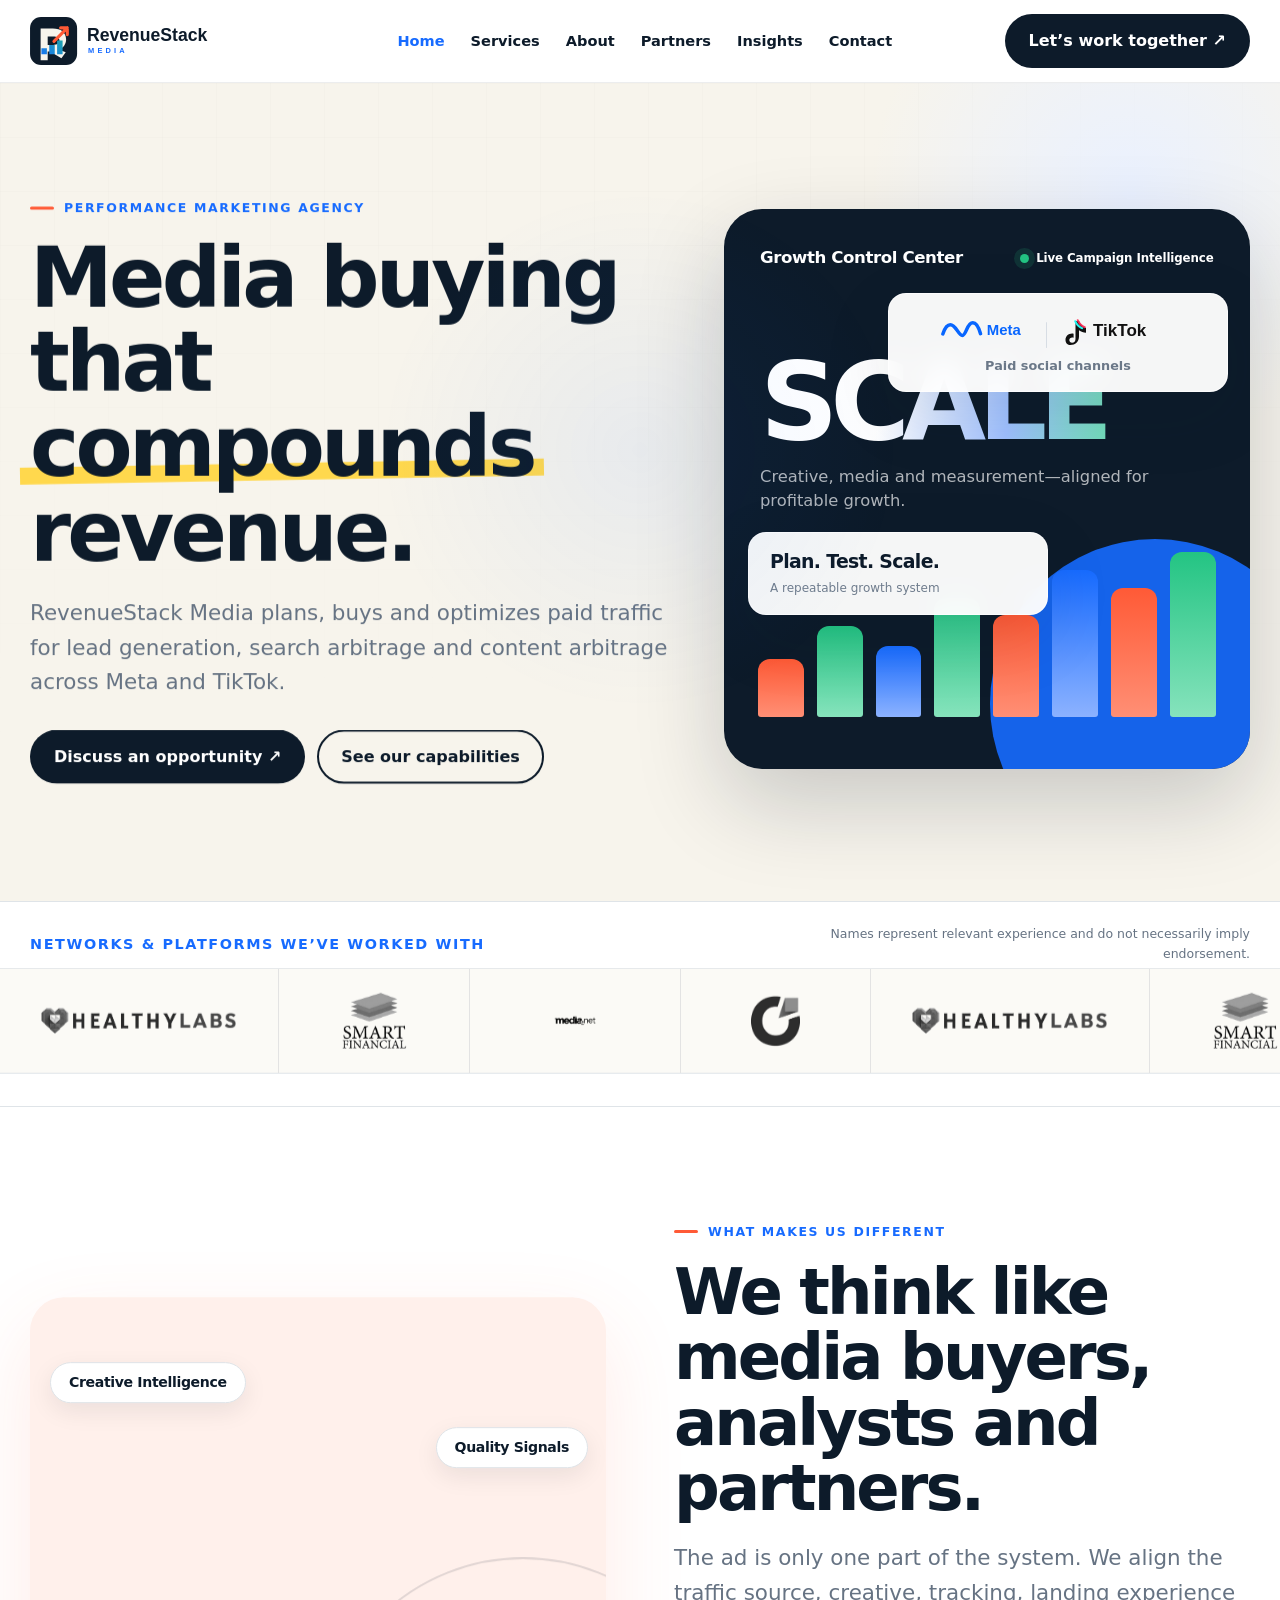
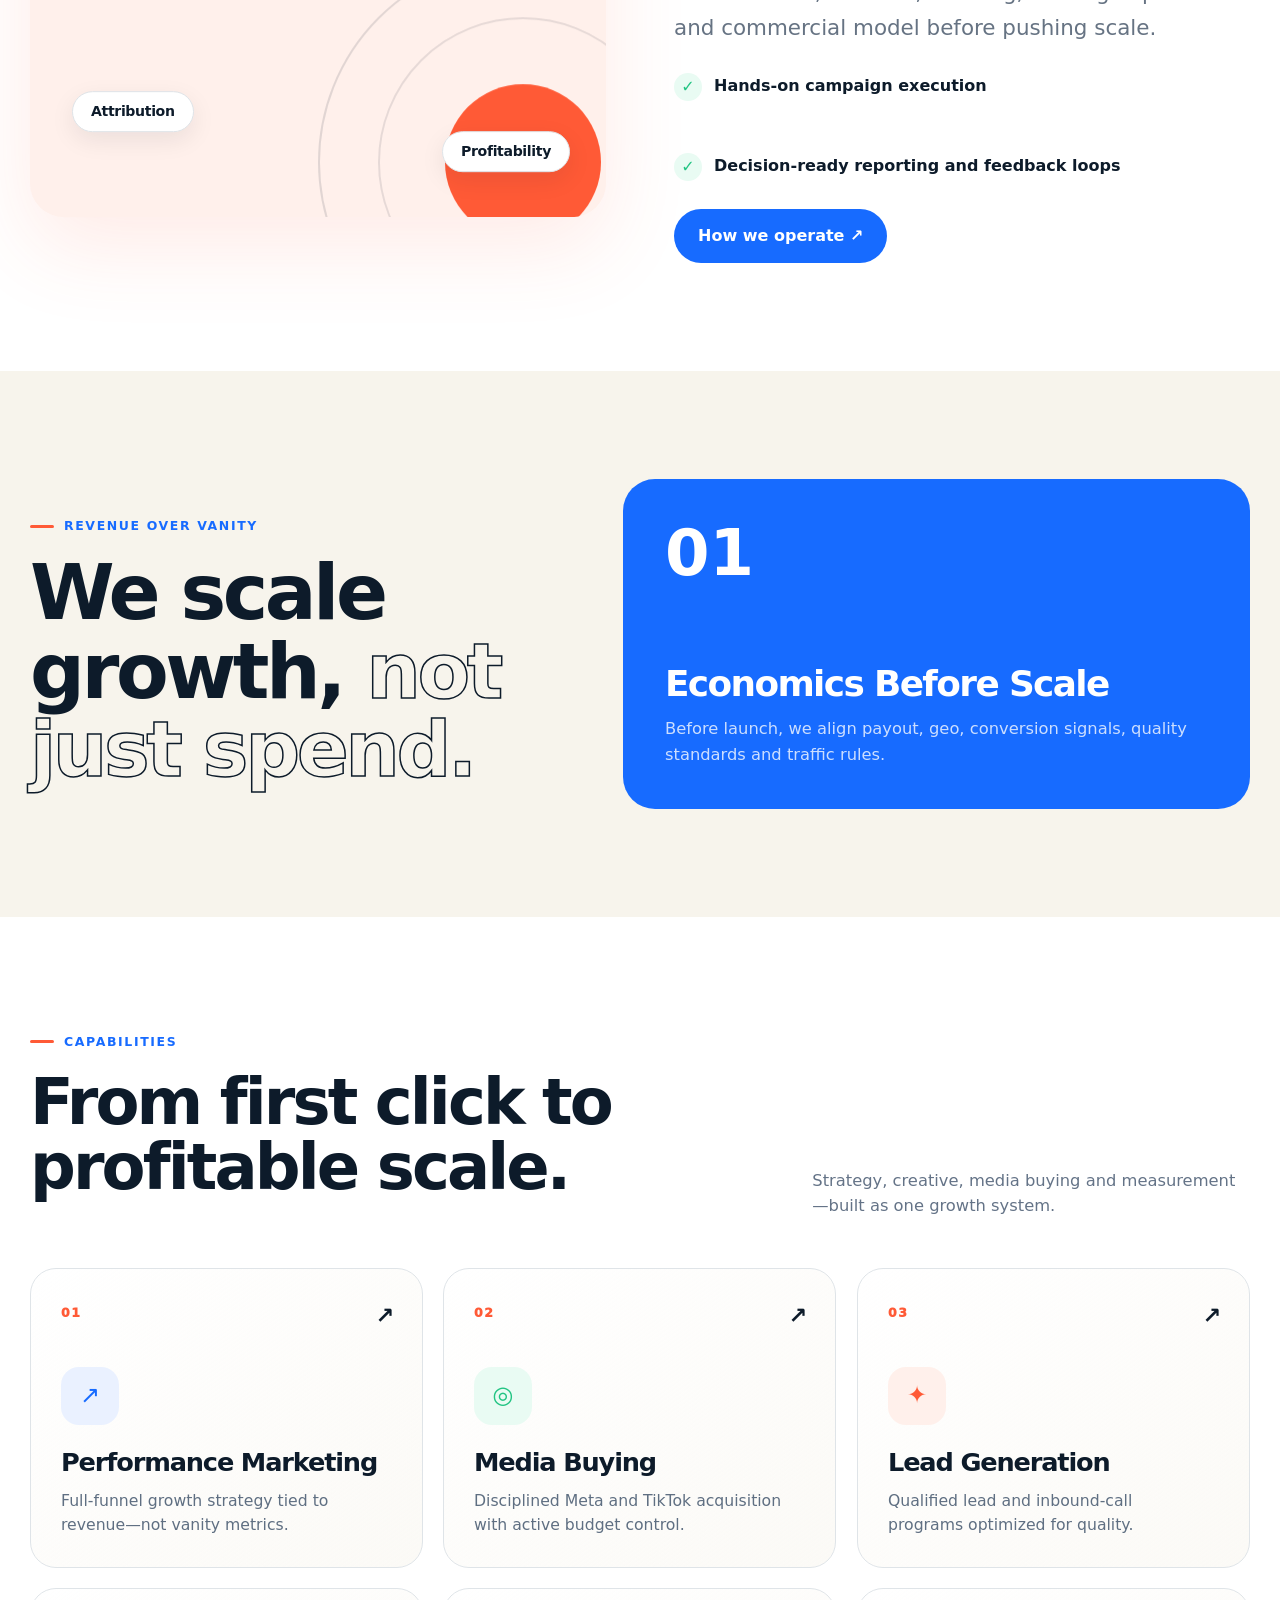
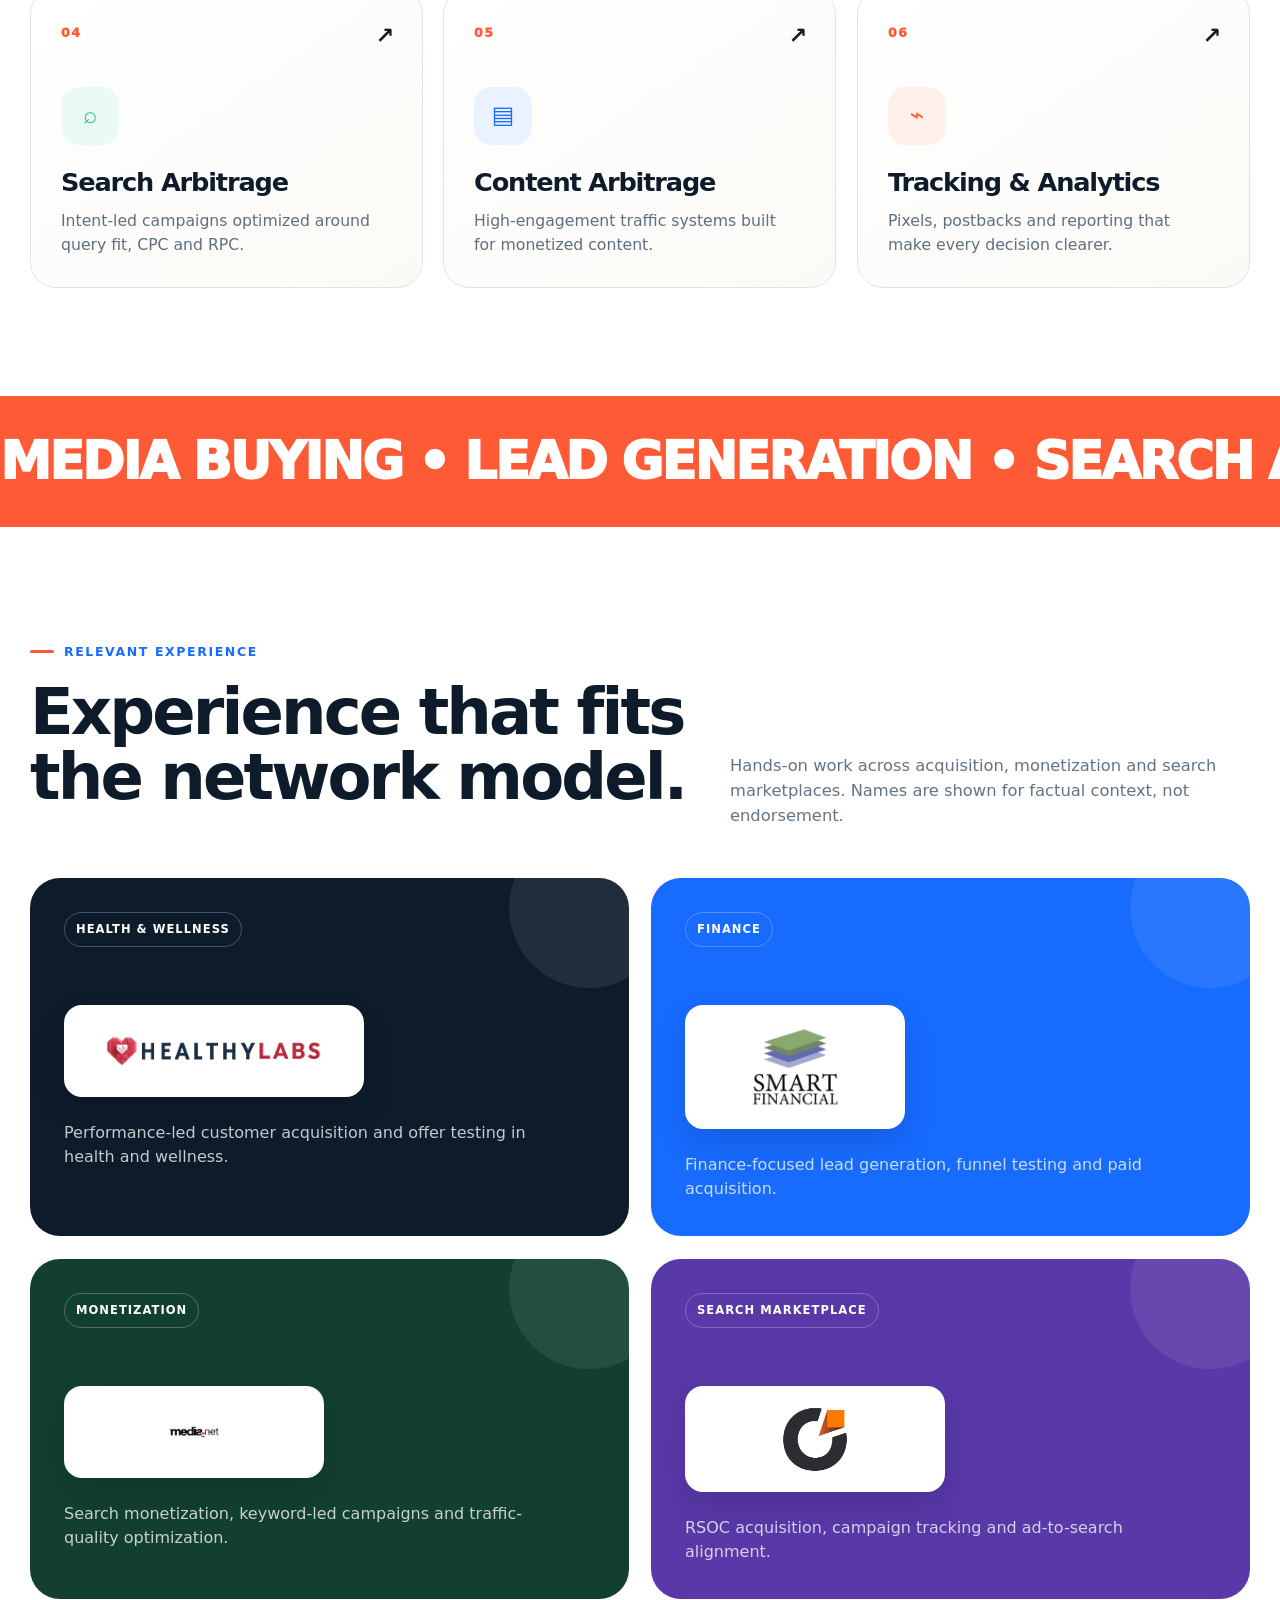
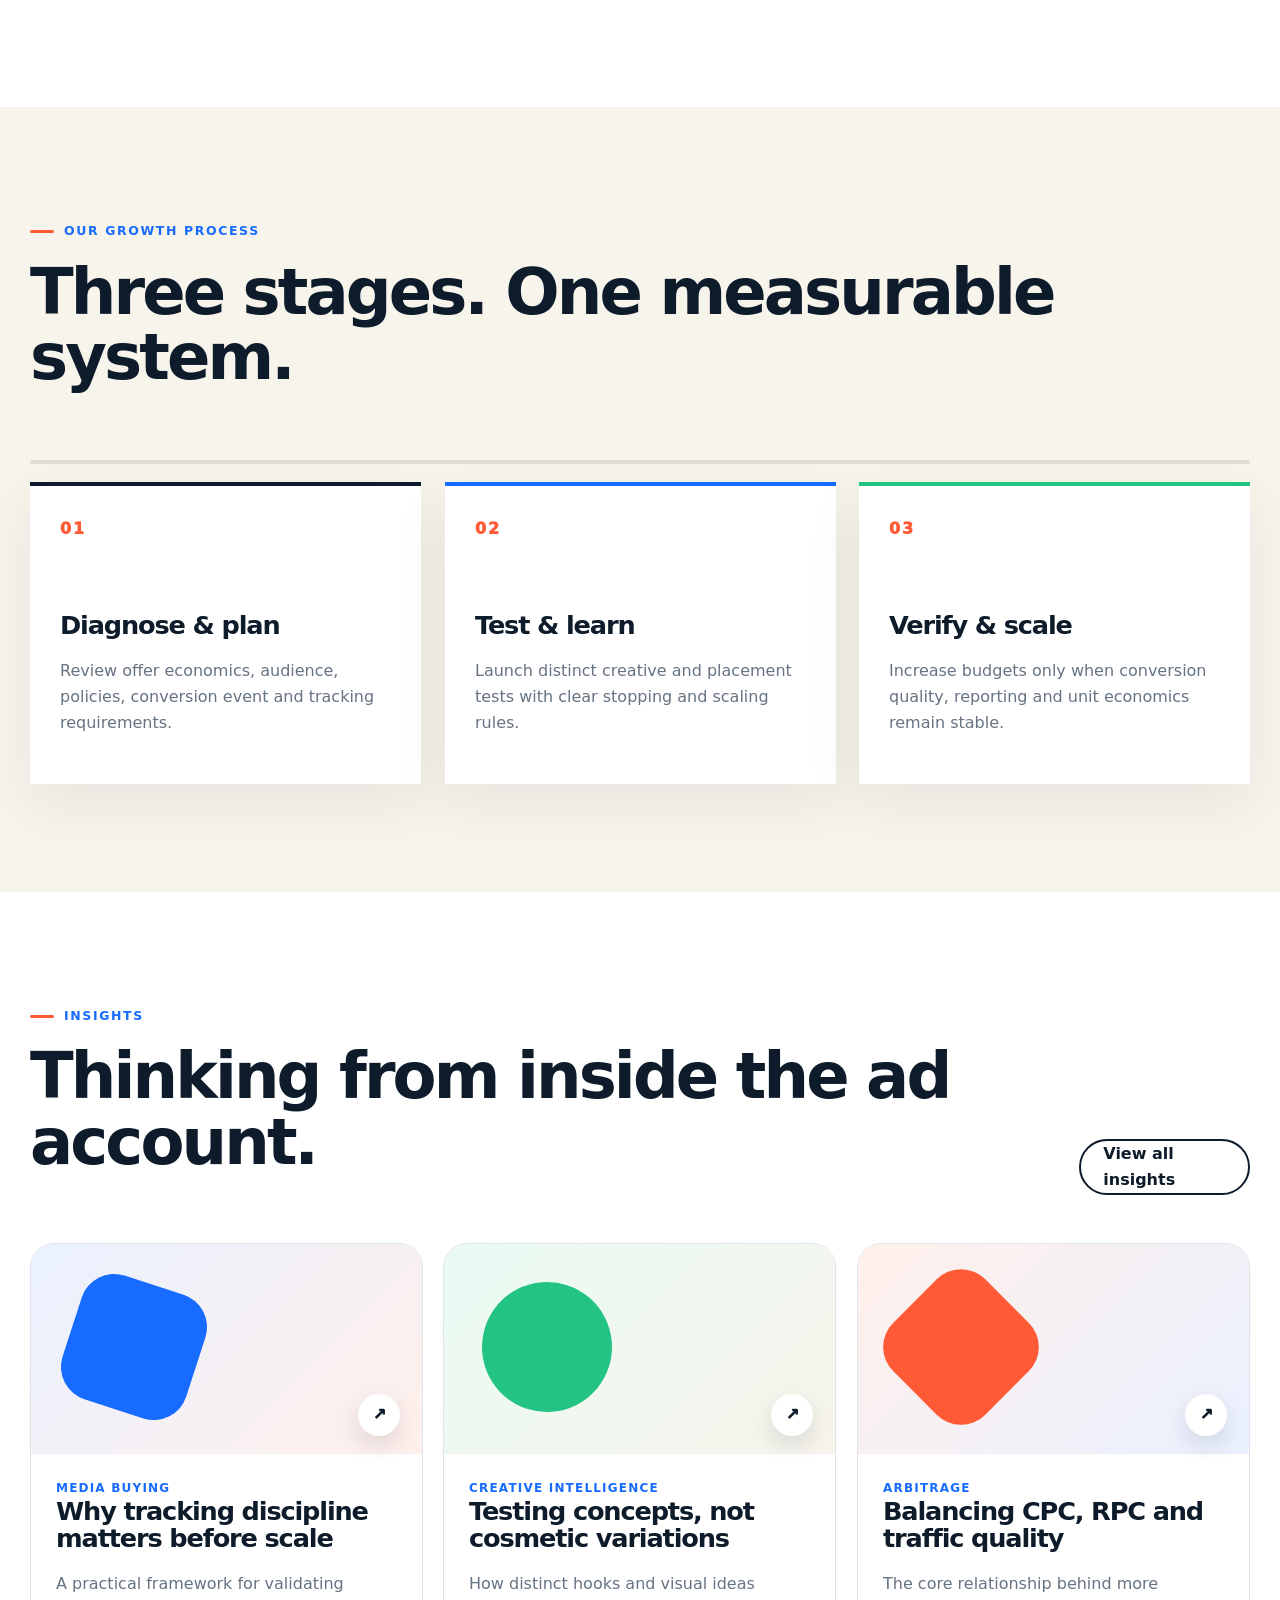
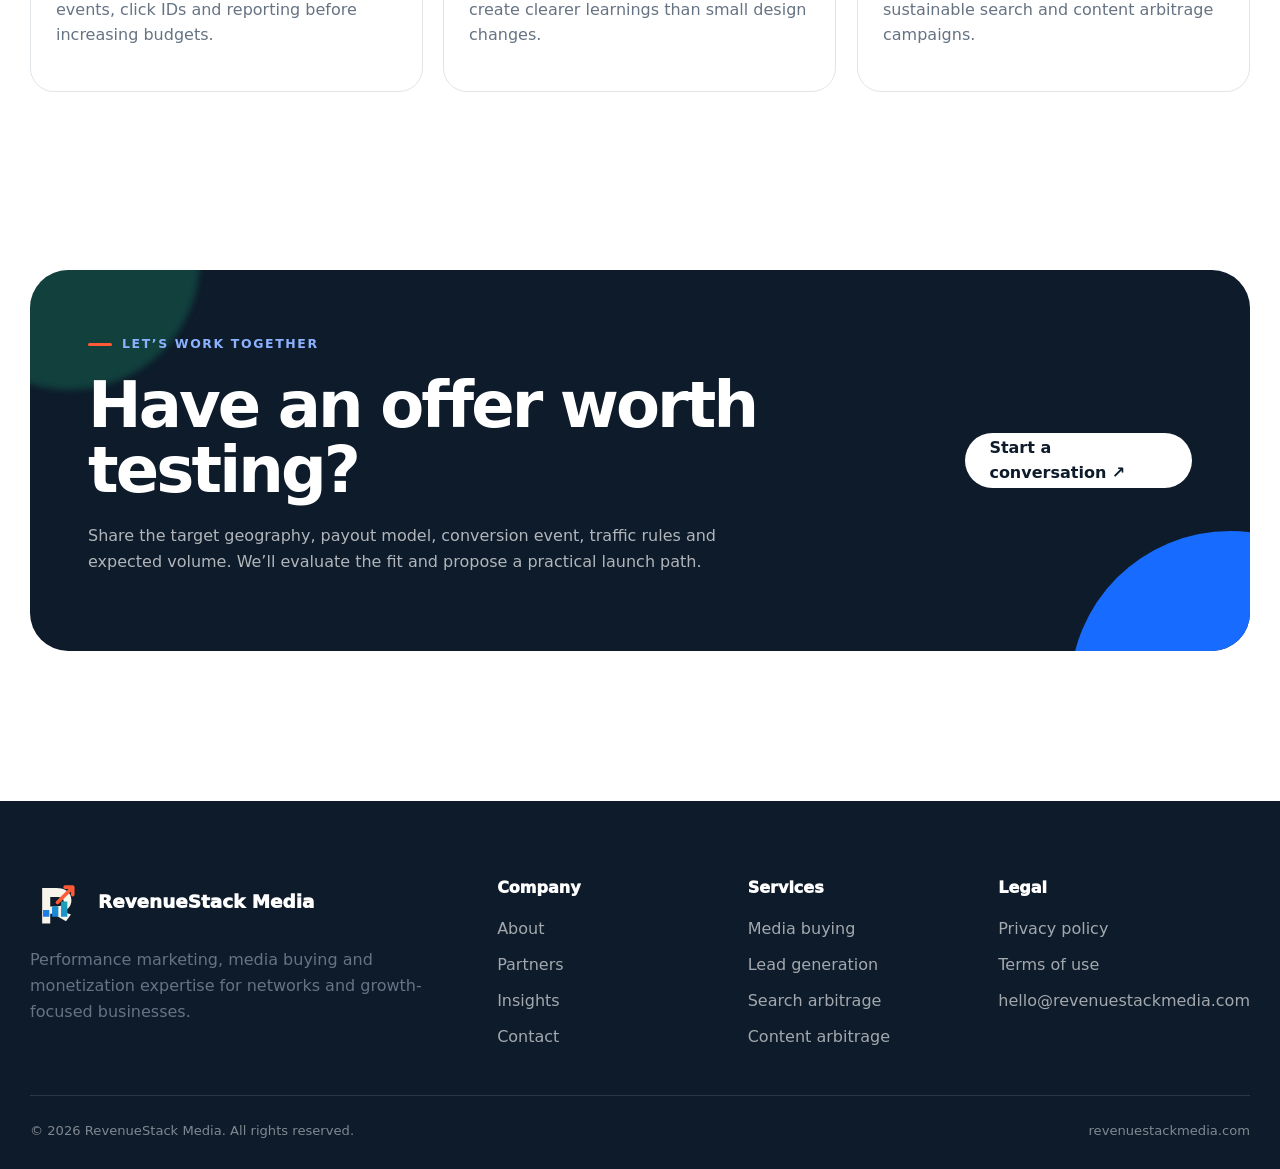
<file: index.html>
<!doctype html>
<html lang="en">
<head>
<meta charset="utf-8">
<meta name="viewport" content="width=device-width,initial-scale=1">
<title>RevenueStack Media | Performance Marketing & Media Buying</title>
<meta name="description" content="RevenueStack Media provides media buying, lead generation, search arbitrage and content arbitrage services across Meta and TikTok.">
<meta property="og:title" content="RevenueStack Media | Performance Marketing & Media Buying">
<meta property="og:description" content="RevenueStack Media provides media buying, lead generation, search arbitrage and content arbitrage services across Meta and TikTok.">
<meta property="og:type" content="website">
<meta property="og:url" content="https://revenuestackmedia.com/">
<link rel="icon" href="assets/favicon.svg" type="image/svg+xml">
<link rel="stylesheet" href="assets/css/styles.css">
</head>
<body data-page="index">

<header class="site-header">
  <div class="container nav">
    <a class="brand" href="index.html" aria-label="RevenueStack Media home">
      <img src="assets/img/logo-horizontal.svg" alt="RevenueStack Media">
    </a>
    <button class="menu-btn" aria-label="Toggle navigation">☰</button>
    <nav class="nav-links"><a class="active" href="index.html">Home</a><a class="" href="services.html">Services</a><a class="" href="about.html">About</a><a class="" href="partners.html">Partners</a><a class="" href="insights.html">Insights</a><a class="" href="contact.html">Contact</a></nav>
    <a class="btn btn-dark nav-cta" href="contact.html">Let’s work together ↗</a>
  </div>
</header>


<main>
<section class="hero">
  <div class="container hero-grid">
    <div class="hero-copy" data-parallax="0.035">
      <span class="kicker">Performance marketing agency</span>
      <h1>Media buying that <span class="highlight">compounds</span> revenue.</h1>
      <p class="lead">RevenueStack Media plans, buys and optimizes paid traffic for lead generation, search arbitrage and content arbitrage across Meta and TikTok.</p>
      <div class="actions">
        <a class="btn btn-dark" href="contact.html">Discuss an opportunity ↗</a>
        <a class="btn btn-outline" href="services.html">See our capabilities</a>
      </div>
    </div>
    <div class="hero-art" data-parallax="-0.025" aria-label="Performance marketing dashboard illustration">
      <div class="dash-top parallax-layer" data-depth="0.18">
        <strong>Growth Control Center</strong>
        <span class="live-dot">Live Campaign Intelligence</span>
      </div>
      <div class="metric-big parallax-layer" data-depth="0.11">SCALE</div>
      <div class="metric-label parallax-layer" data-depth="0.08">Creative, media and measurement—aligned for profitable growth.</div>
      <div class="chart parallax-layer" data-depth="0.06">
        <div class="bar" style="height:35%"></div><div class="bar" style="height:55%"></div><div class="bar" style="height:43%"></div>
        <div class="bar" style="height:72%"></div><div class="bar" style="height:62%"></div><div class="bar" style="height:89%"></div>
        <div class="bar" style="height:78%"></div><div class="bar" style="height:100%"></div>
      </div>
      
<div class="floating-card fc-1 social-logo-card parallax-layer" data-depth="0.22">
  <div class="platform-logo-row" aria-label="Meta and TikTok">
    <img src="assets/img/platforms/meta.svg" alt="Meta">
    <span class="platform-divider" aria-hidden="true"></span>
    <img src="assets/img/platforms/tiktok.svg" alt="TikTok">
  </div>
  <span>Paid social channels</span>
</div>
      <div class="floating-card fc-2 parallax-layer" data-depth="0.28"><strong>Plan. Test. Scale.</strong><span>A repeatable growth system</span></div>
    </div>
  </div>
</section>

<section class="trust partner-runway-section" aria-label="Networks and platforms experience">
  <div class="container partner-runway-heading">
    <div class="trust-title">Networks &amp; platforms we’ve worked with</div>
    <p>Names represent relevant experience and do not necessarily imply endorsement.</p>
  </div>
  <div class="partner-runway" data-parallax="0.018">
    <div class="partner-runway-track">
      <div class="partner-group" aria-hidden="false">
        <span class="partner-wordmark logo-wordmark healthy-wordmark"><img src="assets/img/partners/healthy-labs.png" alt="Healthy Labs"></span>
        <span class="partner-wordmark logo-wordmark smart-wordmark"><img src="assets/img/partners/smart-financial.png" alt="Smart Financial"></span>
        <span class="partner-wordmark logo-wordmark"><img src="assets/img/partners/media-net.png" alt="Media.net"></span>
        <span class="partner-wordmark logo-wordmark visymo-wordmark"><img src="assets/img/partners/visymo.png" alt="Visymo"></span>
      </div>
      <div class="partner-group" aria-hidden="true">
        <span class="partner-wordmark logo-wordmark healthy-wordmark"><img src="assets/img/partners/healthy-labs.png" alt="Healthy Labs"></span>
        <span class="partner-wordmark logo-wordmark smart-wordmark"><img src="assets/img/partners/smart-financial.png" alt="Smart Financial"></span>
        <span class="partner-wordmark logo-wordmark"><img src="assets/img/partners/media-net.png" alt="Media.net"></span>
        <span class="partner-wordmark logo-wordmark visymo-wordmark"><img src="assets/img/partners/visymo.png" alt="Visymo"></span>
      </div>
    </div>
  </div>
</section>

<section class="section">
  <div class="container split">
    <div class="impact-panel" data-parallax="0.025">
      <div class="impact-orbit parallax-layer" data-depth="0.16"></div>
      <span class="orbit-label ol-1">Creative Intelligence</span>
      <span class="orbit-label ol-2">Quality Signals</span>
      <span class="orbit-label ol-3">Attribution</span>
      <span class="orbit-label ol-4">Profitability</span>
    </div>
    <div>
      <span class="kicker">What makes us different</span>
      <h2>We think like media buyers, analysts and partners.</h2>
      <p class="lead">The ad is only one part of the system. We align the traffic source, creative, tracking, landing experience and commercial model before pushing scale.</p>
      <div class="checks">
        <div class="check">Hands-on campaign execution</div>
        <div class="check">Offer and policy-aware creative strategy</div>
        <div class="check">Decision-ready reporting and feedback loops</div>
      </div>
      <a class="btn btn-blue" href="about.html">How we operate ↗</a>
    </div>
  </div>
</section>

<section class="section bg-paper">
  <div class="container statement">
    <div>
      <span class="kicker">Revenue over vanity</span>
      <h2>We scale growth, <span class="display-outline">not just spend.</span></h2>
    </div>
    <div class="statement-box">
      <strong>01</strong>
      <div>
        <h3>Economics Before Scale</h3>
        <p>Before launch, we align payout, geo, conversion signals, quality standards and traffic rules.</p>
      </div>
    </div>
  </div>
</section>

<section class="section">
  <div class="container">
    <div class="section-head">
      <div><span class="kicker">Capabilities</span><h2>From first click to profitable scale.</h2></div>
      <p>Strategy, creative, media buying and measurement—built as one growth system.</p>
    </div>
    <div class="service-grid">
      <a class="service-card" href="services.html#performance"><span class="num">01</span><div class="service-icon">↗</div><h3>Performance Marketing</h3><p>Full-funnel growth strategy tied to revenue—not vanity metrics.</p></a>
      <a class="service-card" href="services.html#media-buying"><span class="num">02</span><div class="service-icon">◎</div><h3>Media Buying</h3><p>Disciplined Meta and TikTok acquisition with active budget control.</p></a>
      <a class="service-card" href="services.html#lead-gen"><span class="num">03</span><div class="service-icon">✦</div><h3>Lead Generation</h3><p>Qualified lead and inbound-call programs optimized for quality.</p></a>
      <a class="service-card" href="services.html#search-arb"><span class="num">04</span><div class="service-icon">⌕</div><h3>Search Arbitrage</h3><p>Intent-led campaigns optimized around query fit, CPC and RPC.</p></a>
      <a class="service-card" href="services.html#content-arb"><span class="num">05</span><div class="service-icon">▤</div><h3>Content Arbitrage</h3><p>High-engagement traffic systems built for monetized content.</p></a>
      <a class="service-card" href="services.html#tracking"><span class="num">06</span><div class="service-icon">⌁</div><h3>Tracking & Analytics</h3><p>Pixels, postbacks and reporting that make every decision clearer.</p></a>
    </div>
  </div>
</section>

<div class="marquee"><div class="marquee-track">MEDIA BUYING • LEAD GENERATION • SEARCH ARBITRAGE • CONTENT ARBITRAGE • TRACKING • CREATIVE TESTING • MEDIA BUYING • LEAD GENERATION • SEARCH ARBITRAGE • CONTENT ARBITRAGE • TRACKING • CREATIVE TESTING • </div></div>

<section class="section">
  <div class="container">
    <div class="section-head">
      <div><span class="kicker">Relevant experience</span><h2>Experience that fits the network model.</h2></div>
      <p>Hands-on work across acquisition, monetization and search marketplaces. Names are shown for factual context, not endorsement.</p>
    </div>
    <div class="partner-cases">
      <div class="case partner-logo-case"><span class="tag">Health & wellness</span><div class="case-logo-plate healthy-logo-plate"><img src="assets/img/partners/healthy-labs.png" alt="Healthy Labs"></div><p>Performance-led customer acquisition and offer testing in health and wellness.</p></div>
      <div class="case partner-logo-case"><span class="tag">Finance</span><div class="case-logo-plate smart-logo-plate"><img src="assets/img/partners/smart-financial.png" alt="Smart Financial"></div><p>Finance-focused lead generation, funnel testing and paid acquisition.</p></div>
      <div class="case media-net-case"><span class="tag">Monetization</span><div class="case-logo-plate"><img src="assets/img/partners/media-net.png" alt="Media.net"></div><p>Search monetization, keyword-led campaigns and traffic-quality optimization.</p></div>
      <div class="case partner-logo-case"><span class="tag">Search marketplace</span><div class="case-logo-plate visymo-logo-plate"><img src="assets/img/partners/visymo.png" alt="Visymo"></div><p>RSOC acquisition, campaign tracking and ad-to-search alignment.</p></div>
    </div>
  </div>
</section>

<section class="section bg-paper">
  <div class="container">
    <div class="section-head">
      <div><span class="kicker">Our growth process</span><h2>Three stages. One measurable system.</h2></div>
    </div>
    <div class="process-shell"><div class="process-line"><span></span></div><div class="process-grid">
      <div class="process-card"><h3>Diagnose & plan</h3><p>Review offer economics, audience, policies, conversion event and tracking requirements.</p></div>
      <div class="process-card"><h3>Test & learn</h3><p>Launch distinct creative and placement tests with clear stopping and scaling rules.</p></div>
      <div class="process-card"><h3>Verify & scale</h3><p>Increase budgets only when conversion quality, reporting and unit economics remain stable.</p></div>
    </div>
  </div>
</section>

<section class="section">
  <div class="container">
    <div class="section-head">
      <div><span class="kicker">Insights</span><h2>Thinking from inside the ad account.</h2></div>
      <a class="btn btn-outline" href="insights.html">View all insights</a>
    </div>
    <div class="insights">
      <article class="insight-card"><div class="insight-visual"></div><div class="insight-body"><div class="insight-meta">Media buying</div><h3>Why tracking discipline matters before scale</h3><p>A practical framework for validating events, click IDs and reporting before increasing budgets.</p></div></article>
      <article class="insight-card"><div class="insight-visual"></div><div class="insight-body"><div class="insight-meta">Creative Intelligence</div><h3>Testing concepts, not cosmetic variations</h3><p>How distinct hooks and visual ideas create clearer learnings than small design changes.</p></div></article>
      <article class="insight-card"><div class="insight-visual"></div><div class="insight-body"><div class="insight-meta">Arbitrage</div><h3>Balancing CPC, RPC and traffic quality</h3><p>The core relationship behind more sustainable search and content arbitrage campaigns.</p></div></article>
    </div>
  </div>
</section>

<section class="section-sm">
  <div class="container cta">
    <div><span class="kicker" style="color:#8cb2ff">Let’s work together</span><h2>Have an offer worth testing?</h2><p>Share the target geography, payout model, conversion event, traffic rules and expected volume. We’ll evaluate the fit and propose a practical launch path.</p></div>
    <a class="btn btn-light" href="contact.html">Start a conversation ↗</a>
  </div>
</section>
</main>


<footer>
  <div class="container">
    <div class="footer-grid">
      <div>
        <a class="footer-brand" href="index.html"><img src="assets/img/logo-mark.svg" alt=""><span>RevenueStack Media</span></a>
        <p style="margin-top:18px;max-width:430px">Performance marketing, media buying and monetization expertise for networks and growth-focused businesses.</p>
      </div>
      <div>
        <div class="footer-title">Company</div>
        <div class="footer-links">
          <a href="about.html">About</a>
          <a href="partners.html">Partners</a>
          <a href="insights.html">Insights</a>
          <a href="contact.html">Contact</a>
        </div>
      </div>
      <div>
        <div class="footer-title">Services</div>
        <div class="footer-links">
          <a href="services.html#media-buying">Media buying</a>
          <a href="services.html#lead-gen">Lead generation</a>
          <a href="services.html#search-arb">Search arbitrage</a>
          <a href="services.html#content-arb">Content arbitrage</a>
        </div>
      </div>
      <div>
        <div class="footer-title">Legal</div>
        <div class="footer-links">
          <a href="privacy.html">Privacy policy</a>
          <a href="terms.html">Terms of use</a>
          <a href="mailto:hello@revenuestackmedia.com">hello@revenuestackmedia.com</a>
        </div>
      </div>
    </div>
    <div class="footer-bottom">
      <span>© <span data-year></span> RevenueStack Media. All rights reserved.</span>
      <span>revenuestackmedia.com</span>
    </div>
  </div>
</footer>
<script src="assets/js/main.js"></script>

</body>
</html>
</file>
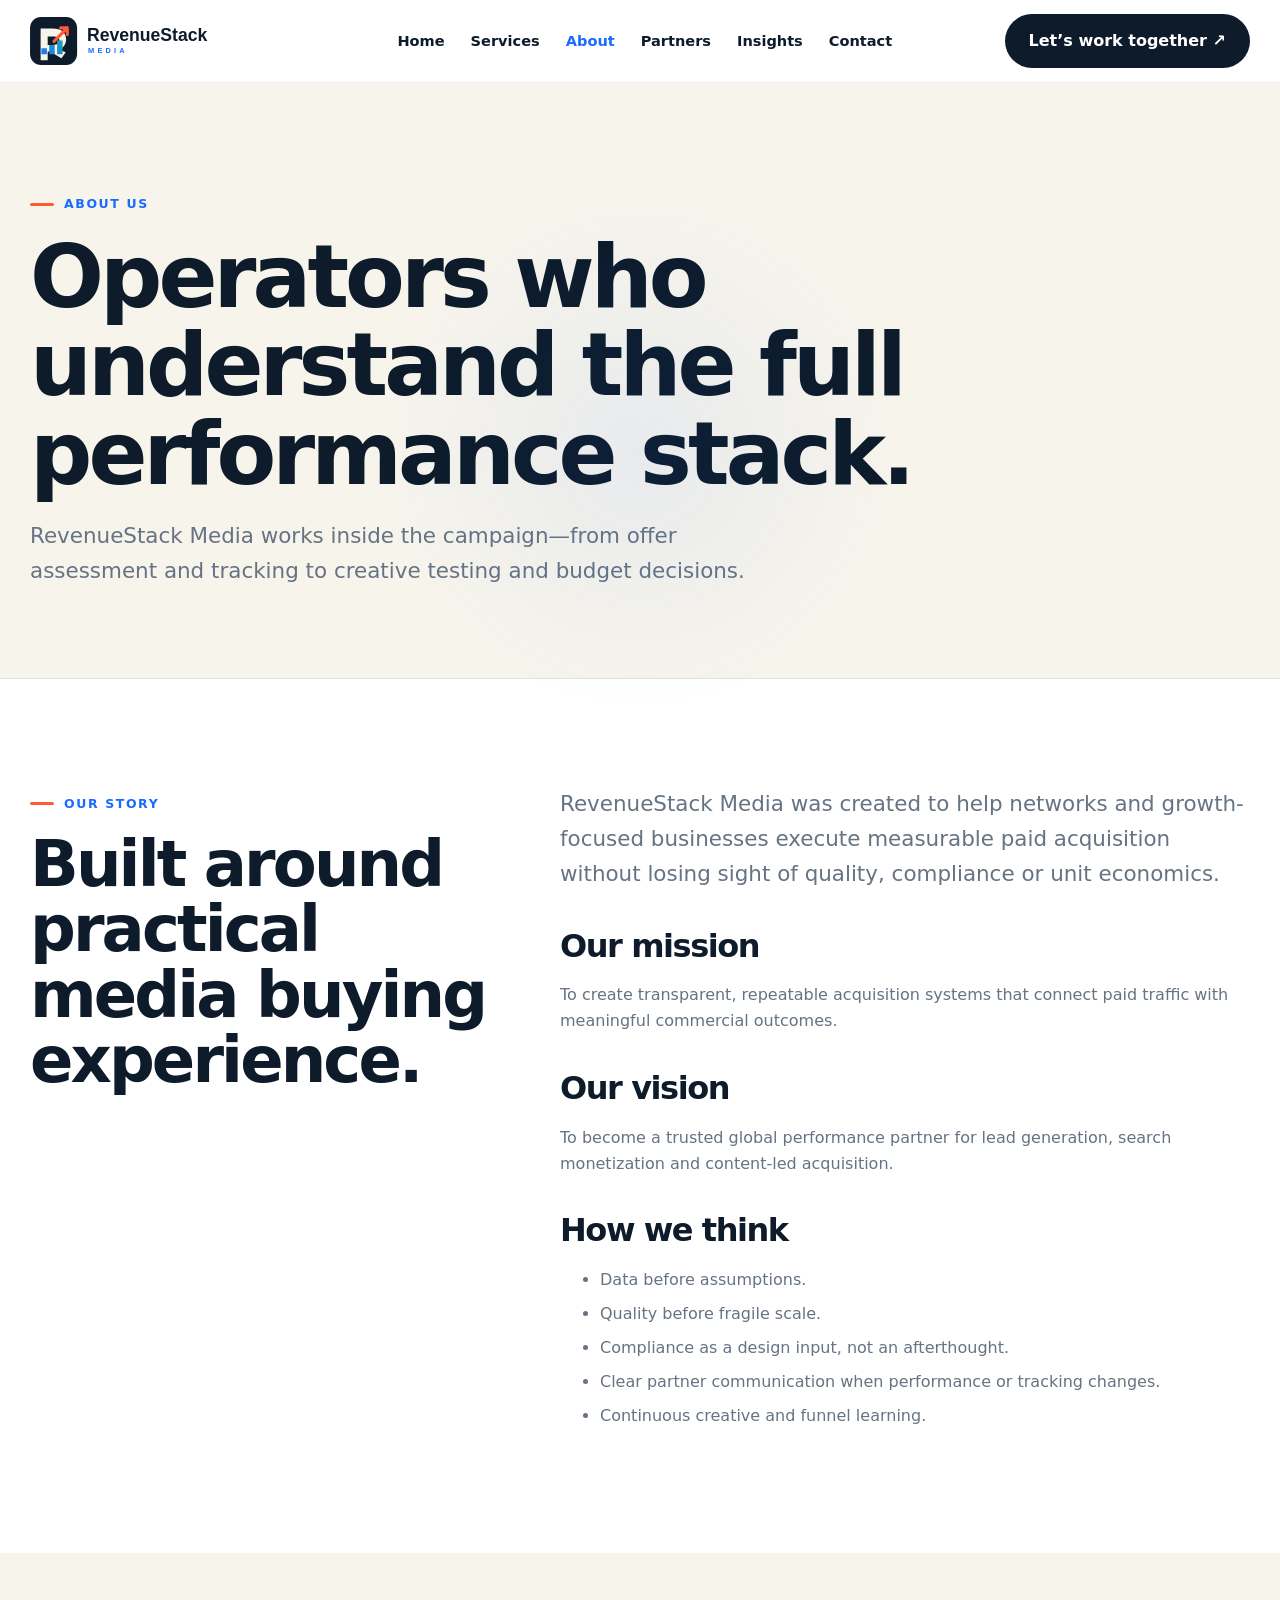
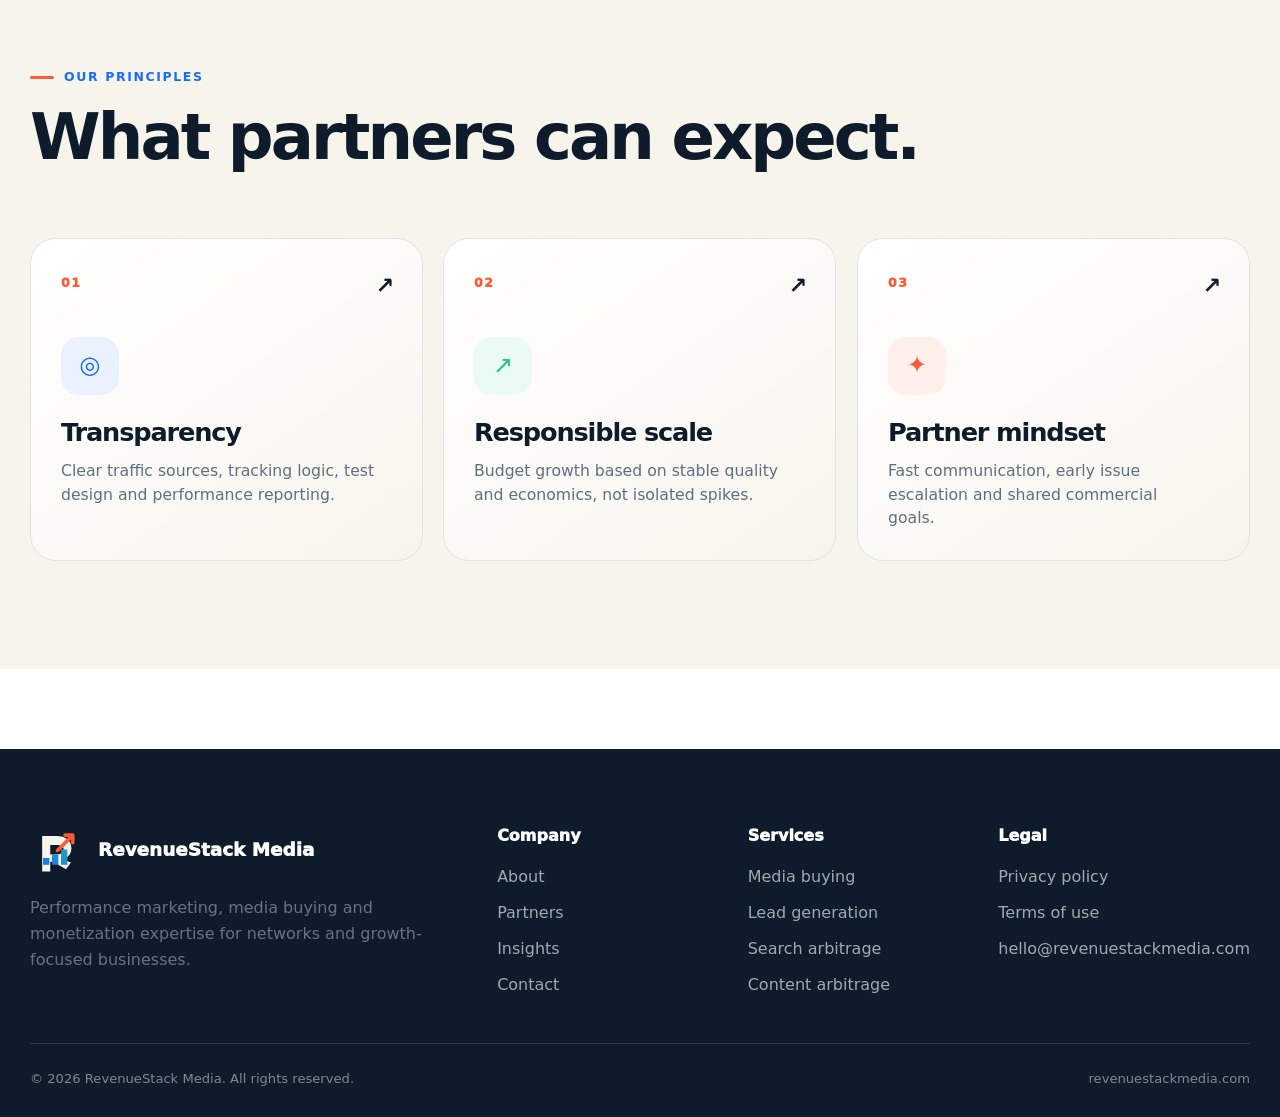
<file: about.html>
<!doctype html>
<html lang="en">
<head>
<meta charset="utf-8">
<meta name="viewport" content="width=device-width,initial-scale=1">
<title>About | RevenueStack Media</title>
<meta name="description" content="Learn about RevenueStack Media, our mission, vision and performance marketing approach.">
<meta property="og:title" content="About | RevenueStack Media">
<meta property="og:description" content="Learn about RevenueStack Media, our mission, vision and performance marketing approach.">
<meta property="og:type" content="website">
<meta property="og:url" content="https://revenuestackmedia.com/">
<link rel="icon" href="assets/favicon.svg" type="image/svg+xml">
<link rel="stylesheet" href="assets/css/styles.css">
</head>
<body data-page="about">

<header class="site-header">
  <div class="container nav">
    <a class="brand" href="index.html" aria-label="RevenueStack Media home">
      <img src="assets/img/logo-horizontal.svg" alt="RevenueStack Media">
    </a>
    <button class="menu-btn" aria-label="Toggle navigation">☰</button>
    <nav class="nav-links"><a class="" href="index.html">Home</a><a class="" href="services.html">Services</a><a class="active" href="about.html">About</a><a class="" href="partners.html">Partners</a><a class="" href="insights.html">Insights</a><a class="" href="contact.html">Contact</a></nav>
    <a class="btn btn-dark nav-cta" href="contact.html">Let’s work together ↗</a>
  </div>
</header>


<main>
<section class="page-hero"><div class="container"><span class="kicker">About us</span><h1>Operators who understand the full performance stack.</h1><p class="lead">RevenueStack Media works inside the campaign—from offer assessment and tracking to creative testing and budget decisions.</p></div></section>
<section class="section"><div class="container content-grid"><div class="sticky-title"><span class="kicker">Our story</span><h2>Built around practical media buying experience.</h2></div><div class="long-copy"><p class="lead">RevenueStack Media was created to help networks and growth-focused businesses execute measurable paid acquisition without losing sight of quality, compliance or unit economics.</p><h2>Our mission</h2><p>To create transparent, repeatable acquisition systems that connect paid traffic with meaningful commercial outcomes.</p><h2>Our vision</h2><p>To become a trusted global performance partner for lead generation, search monetization and content-led acquisition.</p><h2>How we think</h2><ul><li>Data before assumptions.</li><li>Quality before fragile scale.</li><li>Compliance as a design input, not an afterthought.</li><li>Clear partner communication when performance or tracking changes.</li><li>Continuous creative and funnel learning.</li></ul></div></div></section>
<section class="section bg-paper"><div class="container"><div class="section-head"><div><span class="kicker">Our principles</span><h2>What partners can expect.</h2></div></div><div class="service-grid"><div class="service-card"><span class="num">01</span><div class="service-icon">◎</div><h3>Transparency</h3><p>Clear traffic sources, tracking logic, test design and performance reporting.</p></div><div class="service-card"><span class="num">02</span><div class="service-icon">↗</div><h3>Responsible scale</h3><p>Budget growth based on stable quality and economics, not isolated spikes.</p></div><div class="service-card"><span class="num">03</span><div class="service-icon">✦</div><h3>Partner mindset</h3><p>Fast communication, early issue escalation and shared commercial goals.</p></div></div></div></section>
</main>


<footer>
  <div class="container">
    <div class="footer-grid">
      <div>
        <a class="footer-brand" href="index.html"><img src="assets/img/logo-mark.svg" alt=""><span>RevenueStack Media</span></a>
        <p style="margin-top:18px;max-width:430px">Performance marketing, media buying and monetization expertise for networks and growth-focused businesses.</p>
      </div>
      <div>
        <div class="footer-title">Company</div>
        <div class="footer-links">
          <a href="about.html">About</a>
          <a href="partners.html">Partners</a>
          <a href="insights.html">Insights</a>
          <a href="contact.html">Contact</a>
        </div>
      </div>
      <div>
        <div class="footer-title">Services</div>
        <div class="footer-links">
          <a href="services.html#media-buying">Media buying</a>
          <a href="services.html#lead-gen">Lead generation</a>
          <a href="services.html#search-arb">Search arbitrage</a>
          <a href="services.html#content-arb">Content arbitrage</a>
        </div>
      </div>
      <div>
        <div class="footer-title">Legal</div>
        <div class="footer-links">
          <a href="privacy.html">Privacy policy</a>
          <a href="terms.html">Terms of use</a>
          <a href="mailto:hello@revenuestackmedia.com">hello@revenuestackmedia.com</a>
        </div>
      </div>
    </div>
    <div class="footer-bottom">
      <span>© <span data-year></span> RevenueStack Media. All rights reserved.</span>
      <span>revenuestackmedia.com</span>
    </div>
  </div>
</footer>
<script src="assets/js/main.js"></script>

</body>
</html>
</file>
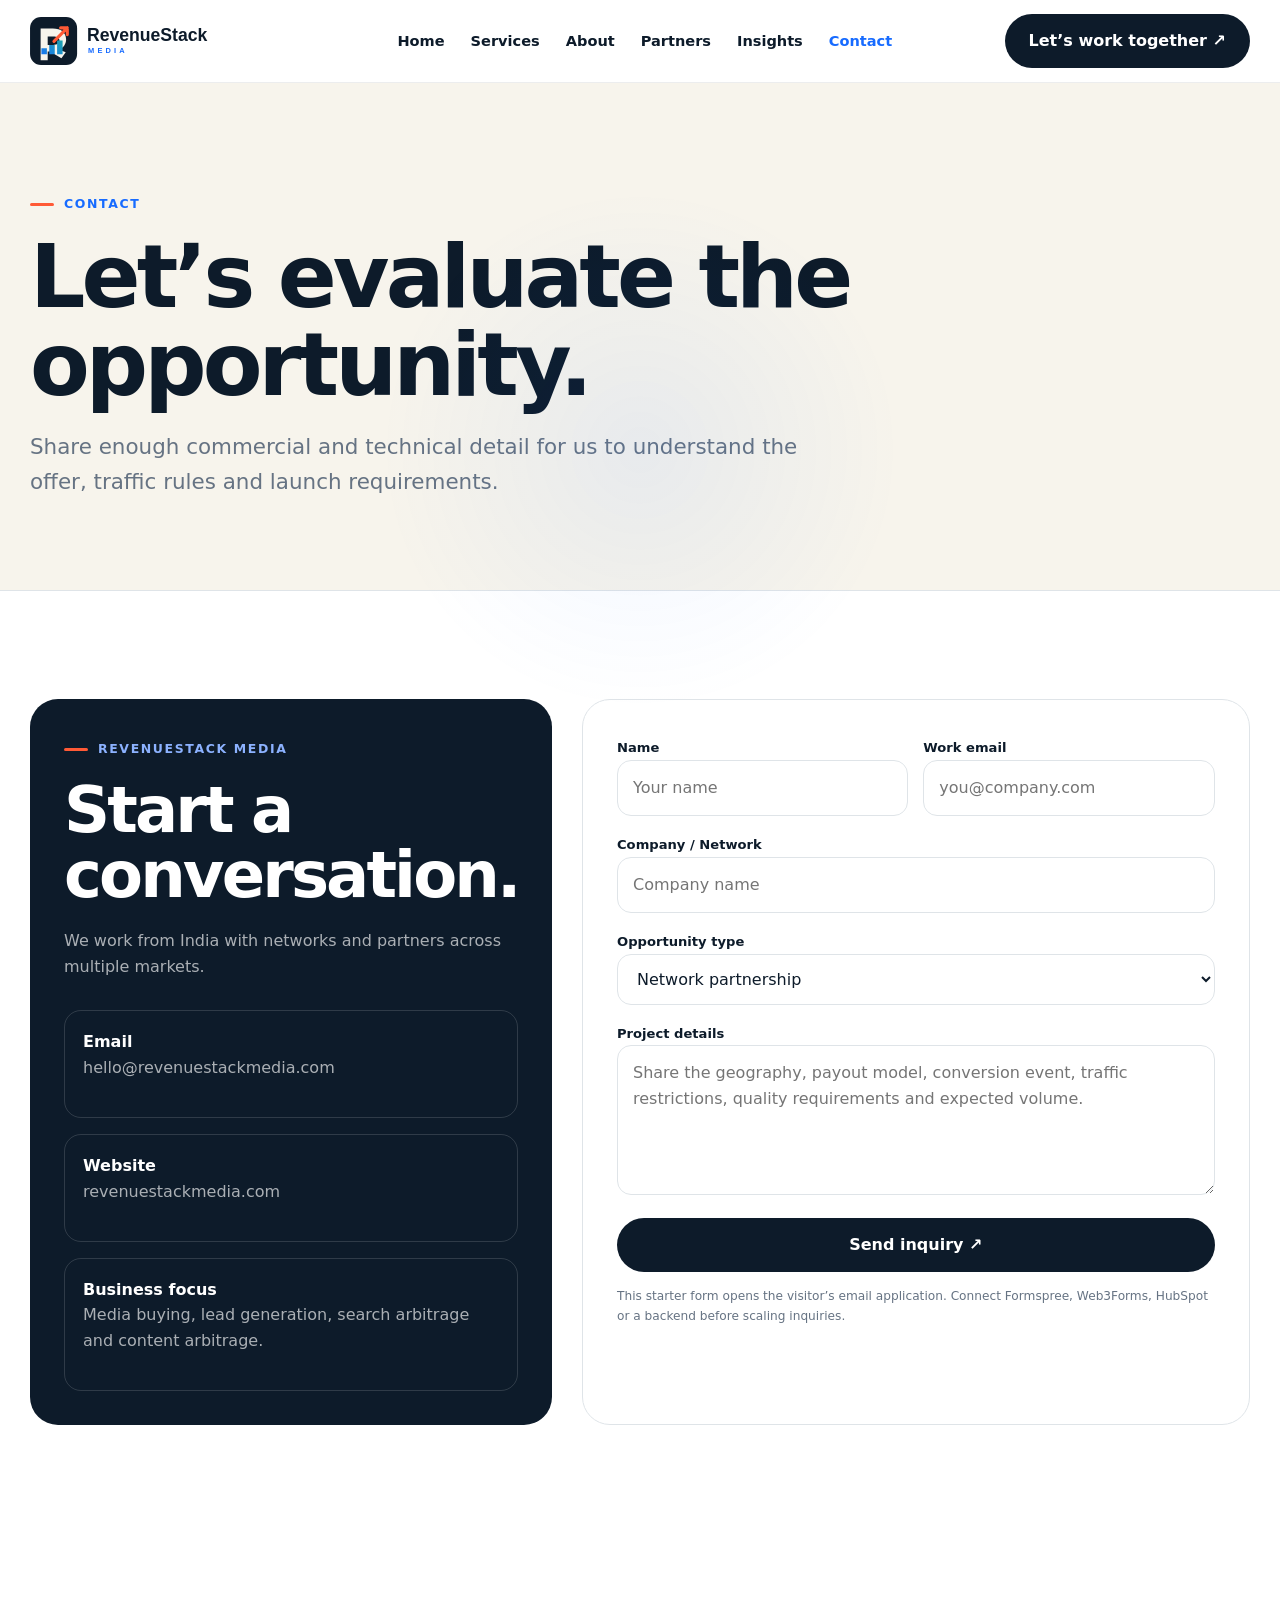
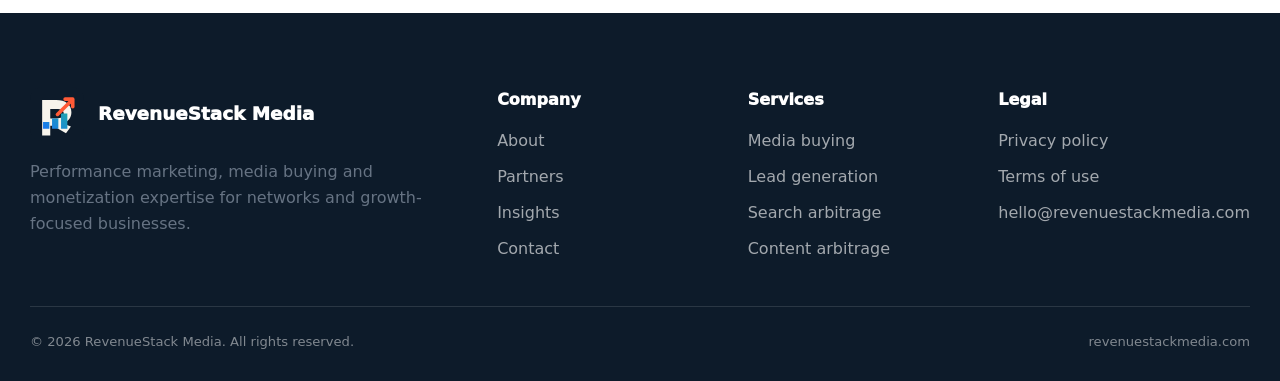
<file: contact.html>
<!doctype html>
<html lang="en">
<head>
<meta charset="utf-8">
<meta name="viewport" content="width=device-width,initial-scale=1">
<title>Contact | RevenueStack Media</title>
<meta name="description" content="Contact RevenueStack Media to discuss media buying, lead generation or network partnership opportunities.">
<meta property="og:title" content="Contact | RevenueStack Media">
<meta property="og:description" content="Contact RevenueStack Media to discuss media buying, lead generation or network partnership opportunities.">
<meta property="og:type" content="website">
<meta property="og:url" content="https://revenuestackmedia.com/">
<link rel="icon" href="assets/favicon.svg" type="image/svg+xml">
<link rel="stylesheet" href="assets/css/styles.css">
</head>
<body data-page="contact">

<header class="site-header">
  <div class="container nav">
    <a class="brand" href="index.html" aria-label="RevenueStack Media home">
      <img src="assets/img/logo-horizontal.svg" alt="RevenueStack Media">
    </a>
    <button class="menu-btn" aria-label="Toggle navigation">☰</button>
    <nav class="nav-links"><a class="" href="index.html">Home</a><a class="" href="services.html">Services</a><a class="" href="about.html">About</a><a class="" href="partners.html">Partners</a><a class="" href="insights.html">Insights</a><a class="active" href="contact.html">Contact</a></nav>
    <a class="btn btn-dark nav-cta" href="contact.html">Let’s work together ↗</a>
  </div>
</header>


<main>
<section class="page-hero"><div class="container"><span class="kicker">Contact</span><h1>Let’s evaluate the opportunity.</h1><p class="lead">Share enough commercial and technical detail for us to understand the offer, traffic rules and launch requirements.</p></div></section>
<section class="section"><div class="container contact-grid"><div class="contact-card"><span class="kicker" style="color:#8cb2ff">RevenueStack Media</span><h2>Start a conversation.</h2><p>We work from India with networks and partners across multiple markets.</p><div class="contact-list"><div class="contact-item"><strong>Email</strong><p>hello@revenuestackmedia.com</p></div><div class="contact-item"><strong>Website</strong><p>revenuestackmedia.com</p></div><div class="contact-item"><strong>Business focus</strong><p>Media buying, lead generation, search arbitrage and content arbitrage.</p></div></div></div><div class="form-card"><form id="contactForm"><div class="split" style="gap:15px"><div><label for="name">Name</label><input id="name" name="name" required placeholder="Your name"></div><div><label for="email">Work email</label><input id="email" name="email" type="email" required placeholder="you@company.com"></div></div><div><label for="company">Company / Network</label><input id="company" name="company" placeholder="Company name"></div><div><label for="service">Opportunity type</label><select id="service" name="service"><option>Network partnership</option><option>Media buying</option><option>Lead generation</option><option>Search arbitrage</option><option>Content arbitrage</option><option>Other</option></select></div><div><label for="message">Project details</label><textarea id="message" name="message" required placeholder="Share the geography, payout model, conversion event, traffic restrictions, quality requirements and expected volume."></textarea></div><button class="btn btn-dark" type="submit">Send inquiry ↗</button><p class="form-note">This starter form opens the visitor’s email application. Connect Formspree, Web3Forms, HubSpot or a backend before scaling inquiries.</p><p class="success">Your email application should open with the inquiry details.</p></form></div></div></section>
</main>


<footer>
  <div class="container">
    <div class="footer-grid">
      <div>
        <a class="footer-brand" href="index.html"><img src="assets/img/logo-mark.svg" alt=""><span>RevenueStack Media</span></a>
        <p style="margin-top:18px;max-width:430px">Performance marketing, media buying and monetization expertise for networks and growth-focused businesses.</p>
      </div>
      <div>
        <div class="footer-title">Company</div>
        <div class="footer-links">
          <a href="about.html">About</a>
          <a href="partners.html">Partners</a>
          <a href="insights.html">Insights</a>
          <a href="contact.html">Contact</a>
        </div>
      </div>
      <div>
        <div class="footer-title">Services</div>
        <div class="footer-links">
          <a href="services.html#media-buying">Media buying</a>
          <a href="services.html#lead-gen">Lead generation</a>
          <a href="services.html#search-arb">Search arbitrage</a>
          <a href="services.html#content-arb">Content arbitrage</a>
        </div>
      </div>
      <div>
        <div class="footer-title">Legal</div>
        <div class="footer-links">
          <a href="privacy.html">Privacy policy</a>
          <a href="terms.html">Terms of use</a>
          <a href="mailto:hello@revenuestackmedia.com">hello@revenuestackmedia.com</a>
        </div>
      </div>
    </div>
    <div class="footer-bottom">
      <span>© <span data-year></span> RevenueStack Media. All rights reserved.</span>
      <span>revenuestackmedia.com</span>
    </div>
  </div>
</footer>
<script src="assets/js/main.js"></script>

</body>
</html>
</file>
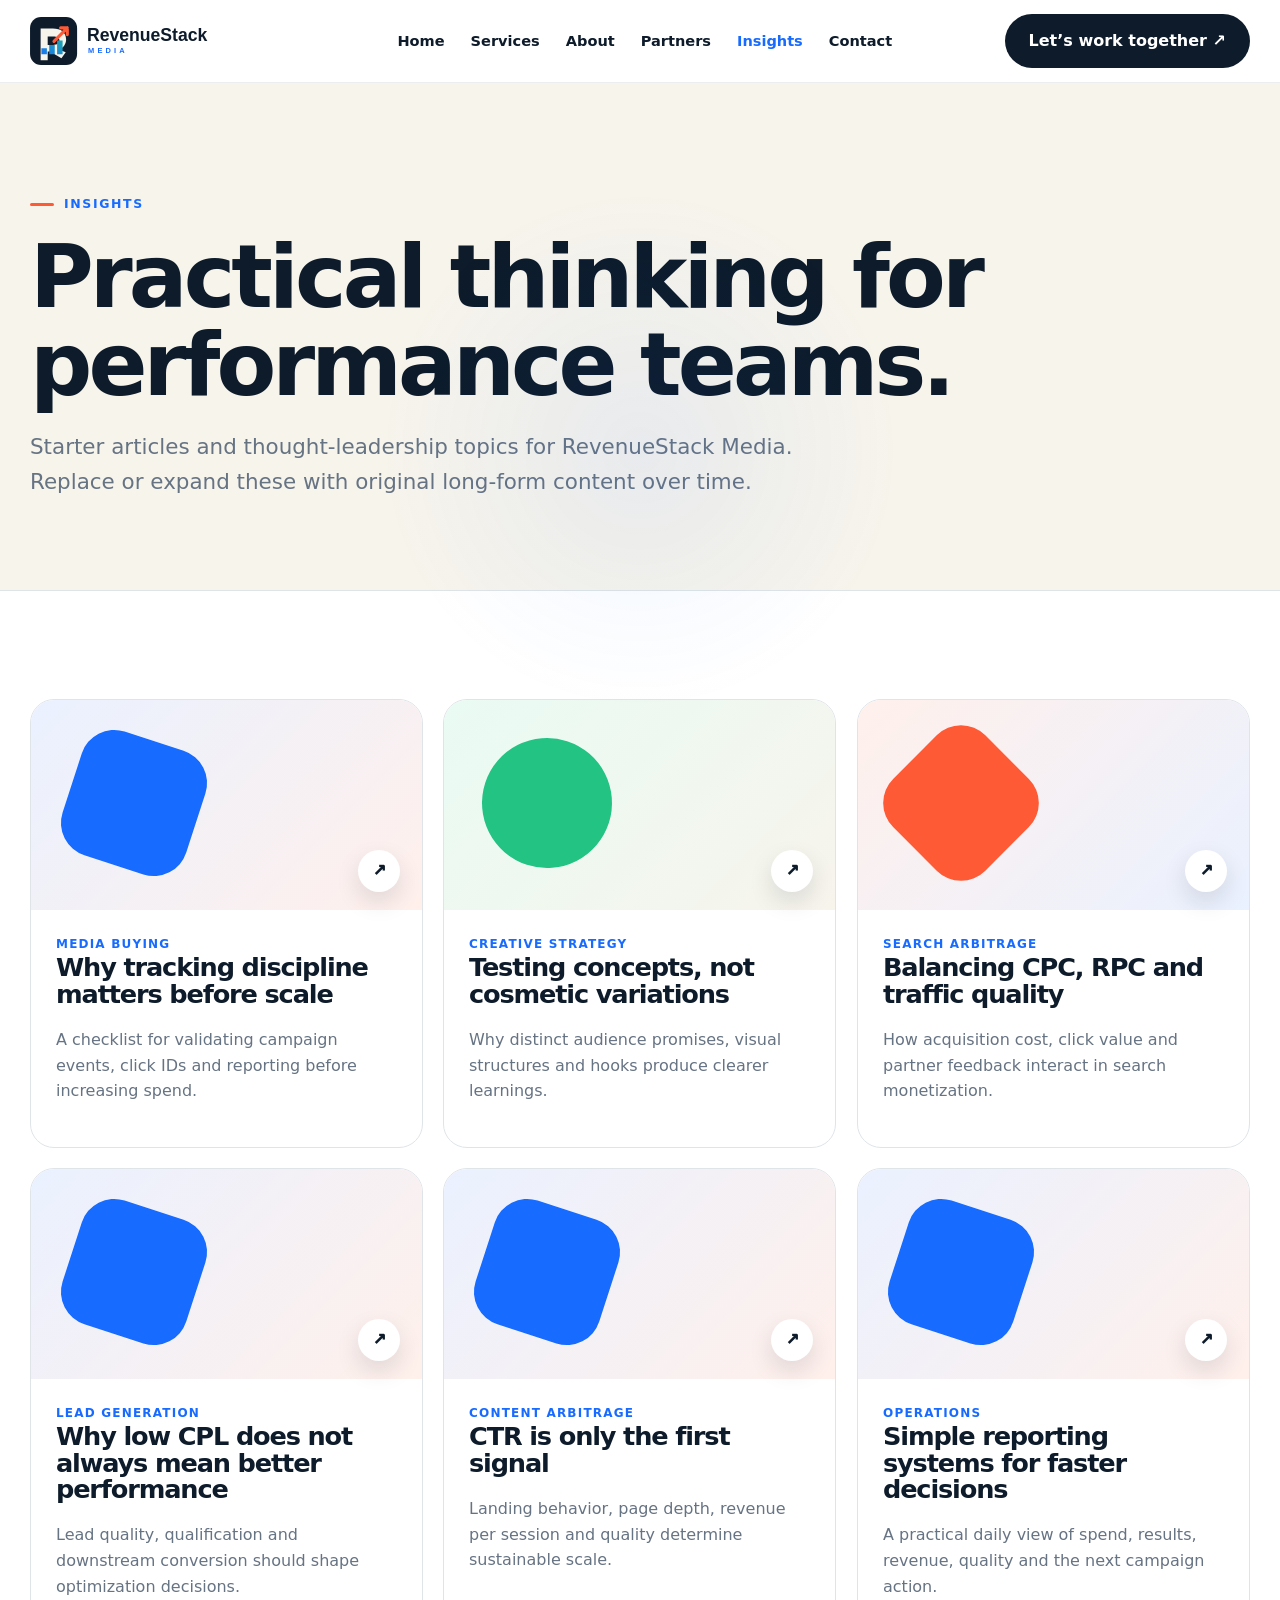
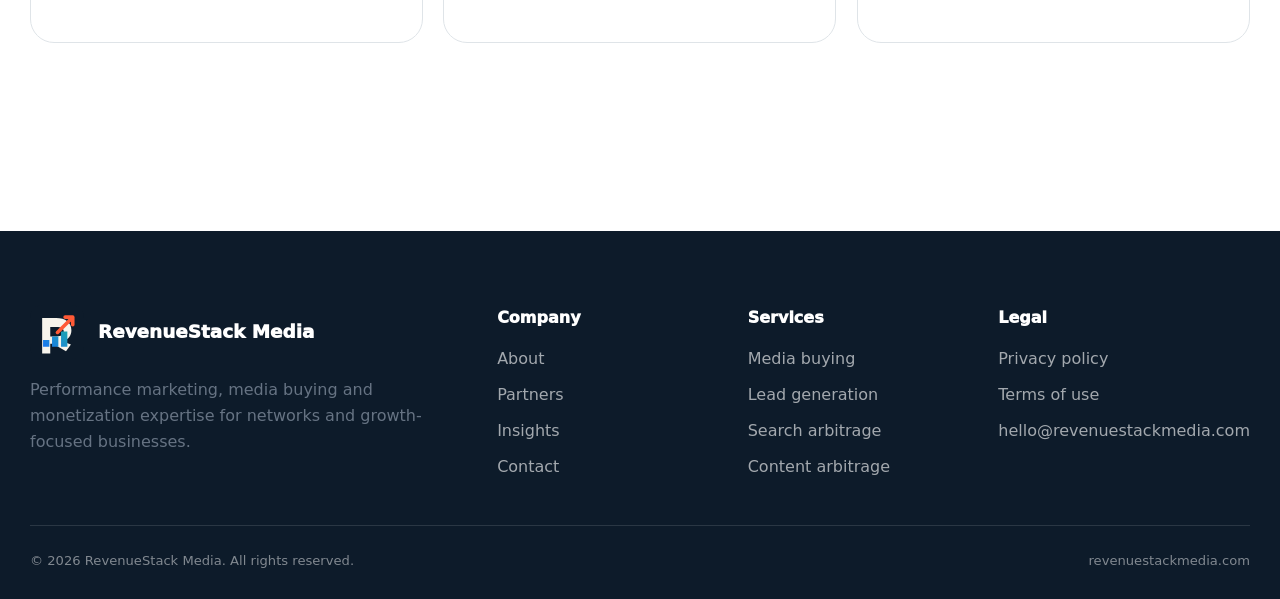
<file: insights.html>
<!doctype html>
<html lang="en">
<head>
<meta charset="utf-8">
<meta name="viewport" content="width=device-width,initial-scale=1">
<title>Insights | RevenueStack Media</title>
<meta name="description" content="Performance marketing, media buying, lead generation and arbitrage insights.">
<meta property="og:title" content="Insights | RevenueStack Media">
<meta property="og:description" content="Performance marketing, media buying, lead generation and arbitrage insights.">
<meta property="og:type" content="website">
<meta property="og:url" content="https://revenuestackmedia.com/">
<link rel="icon" href="assets/favicon.svg" type="image/svg+xml">
<link rel="stylesheet" href="assets/css/styles.css">
</head>
<body data-page="insights">

<header class="site-header">
  <div class="container nav">
    <a class="brand" href="index.html" aria-label="RevenueStack Media home">
      <img src="assets/img/logo-horizontal.svg" alt="RevenueStack Media">
    </a>
    <button class="menu-btn" aria-label="Toggle navigation">☰</button>
    <nav class="nav-links"><a class="" href="index.html">Home</a><a class="" href="services.html">Services</a><a class="" href="about.html">About</a><a class="" href="partners.html">Partners</a><a class="active" href="insights.html">Insights</a><a class="" href="contact.html">Contact</a></nav>
    <a class="btn btn-dark nav-cta" href="contact.html">Let’s work together ↗</a>
  </div>
</header>


<main>
<section class="page-hero"><div class="container"><span class="kicker">Insights</span><h1>Practical thinking for performance teams.</h1><p class="lead">Starter articles and thought-leadership topics for RevenueStack Media. Replace or expand these with original long-form content over time.</p></div></section>
<section class="section"><div class="container"><div class="insights">
<article class="insight-card"><div class="insight-visual"></div><div class="insight-body"><div class="insight-meta">Media buying</div><h3>Why tracking discipline matters before scale</h3><p>A checklist for validating campaign events, click IDs and reporting before increasing spend.</p></div></article>
<article class="insight-card"><div class="insight-visual"></div><div class="insight-body"><div class="insight-meta">Creative strategy</div><h3>Testing concepts, not cosmetic variations</h3><p>Why distinct audience promises, visual structures and hooks produce clearer learnings.</p></div></article>
<article class="insight-card"><div class="insight-visual"></div><div class="insight-body"><div class="insight-meta">Search arbitrage</div><h3>Balancing CPC, RPC and traffic quality</h3><p>How acquisition cost, click value and partner feedback interact in search monetization.</p></div></article>
<article class="insight-card"><div class="insight-visual"></div><div class="insight-body"><div class="insight-meta">Lead generation</div><h3>Why low CPL does not always mean better performance</h3><p>Lead quality, qualification and downstream conversion should shape optimization decisions.</p></div></article>
<article class="insight-card"><div class="insight-visual"></div><div class="insight-body"><div class="insight-meta">Content arbitrage</div><h3>CTR is only the first signal</h3><p>Landing behavior, page depth, revenue per session and quality determine sustainable scale.</p></div></article>
<article class="insight-card"><div class="insight-visual"></div><div class="insight-body"><div class="insight-meta">Operations</div><h3>Simple reporting systems for faster decisions</h3><p>A practical daily view of spend, results, revenue, quality and the next campaign action.</p></div></article>
</div></div></section>
</main>


<footer>
  <div class="container">
    <div class="footer-grid">
      <div>
        <a class="footer-brand" href="index.html"><img src="assets/img/logo-mark.svg" alt=""><span>RevenueStack Media</span></a>
        <p style="margin-top:18px;max-width:430px">Performance marketing, media buying and monetization expertise for networks and growth-focused businesses.</p>
      </div>
      <div>
        <div class="footer-title">Company</div>
        <div class="footer-links">
          <a href="about.html">About</a>
          <a href="partners.html">Partners</a>
          <a href="insights.html">Insights</a>
          <a href="contact.html">Contact</a>
        </div>
      </div>
      <div>
        <div class="footer-title">Services</div>
        <div class="footer-links">
          <a href="services.html#media-buying">Media buying</a>
          <a href="services.html#lead-gen">Lead generation</a>
          <a href="services.html#search-arb">Search arbitrage</a>
          <a href="services.html#content-arb">Content arbitrage</a>
        </div>
      </div>
      <div>
        <div class="footer-title">Legal</div>
        <div class="footer-links">
          <a href="privacy.html">Privacy policy</a>
          <a href="terms.html">Terms of use</a>
          <a href="mailto:hello@revenuestackmedia.com">hello@revenuestackmedia.com</a>
        </div>
      </div>
    </div>
    <div class="footer-bottom">
      <span>© <span data-year></span> RevenueStack Media. All rights reserved.</span>
      <span>revenuestackmedia.com</span>
    </div>
  </div>
</footer>
<script src="assets/js/main.js"></script>

</body>
</html>
</file>
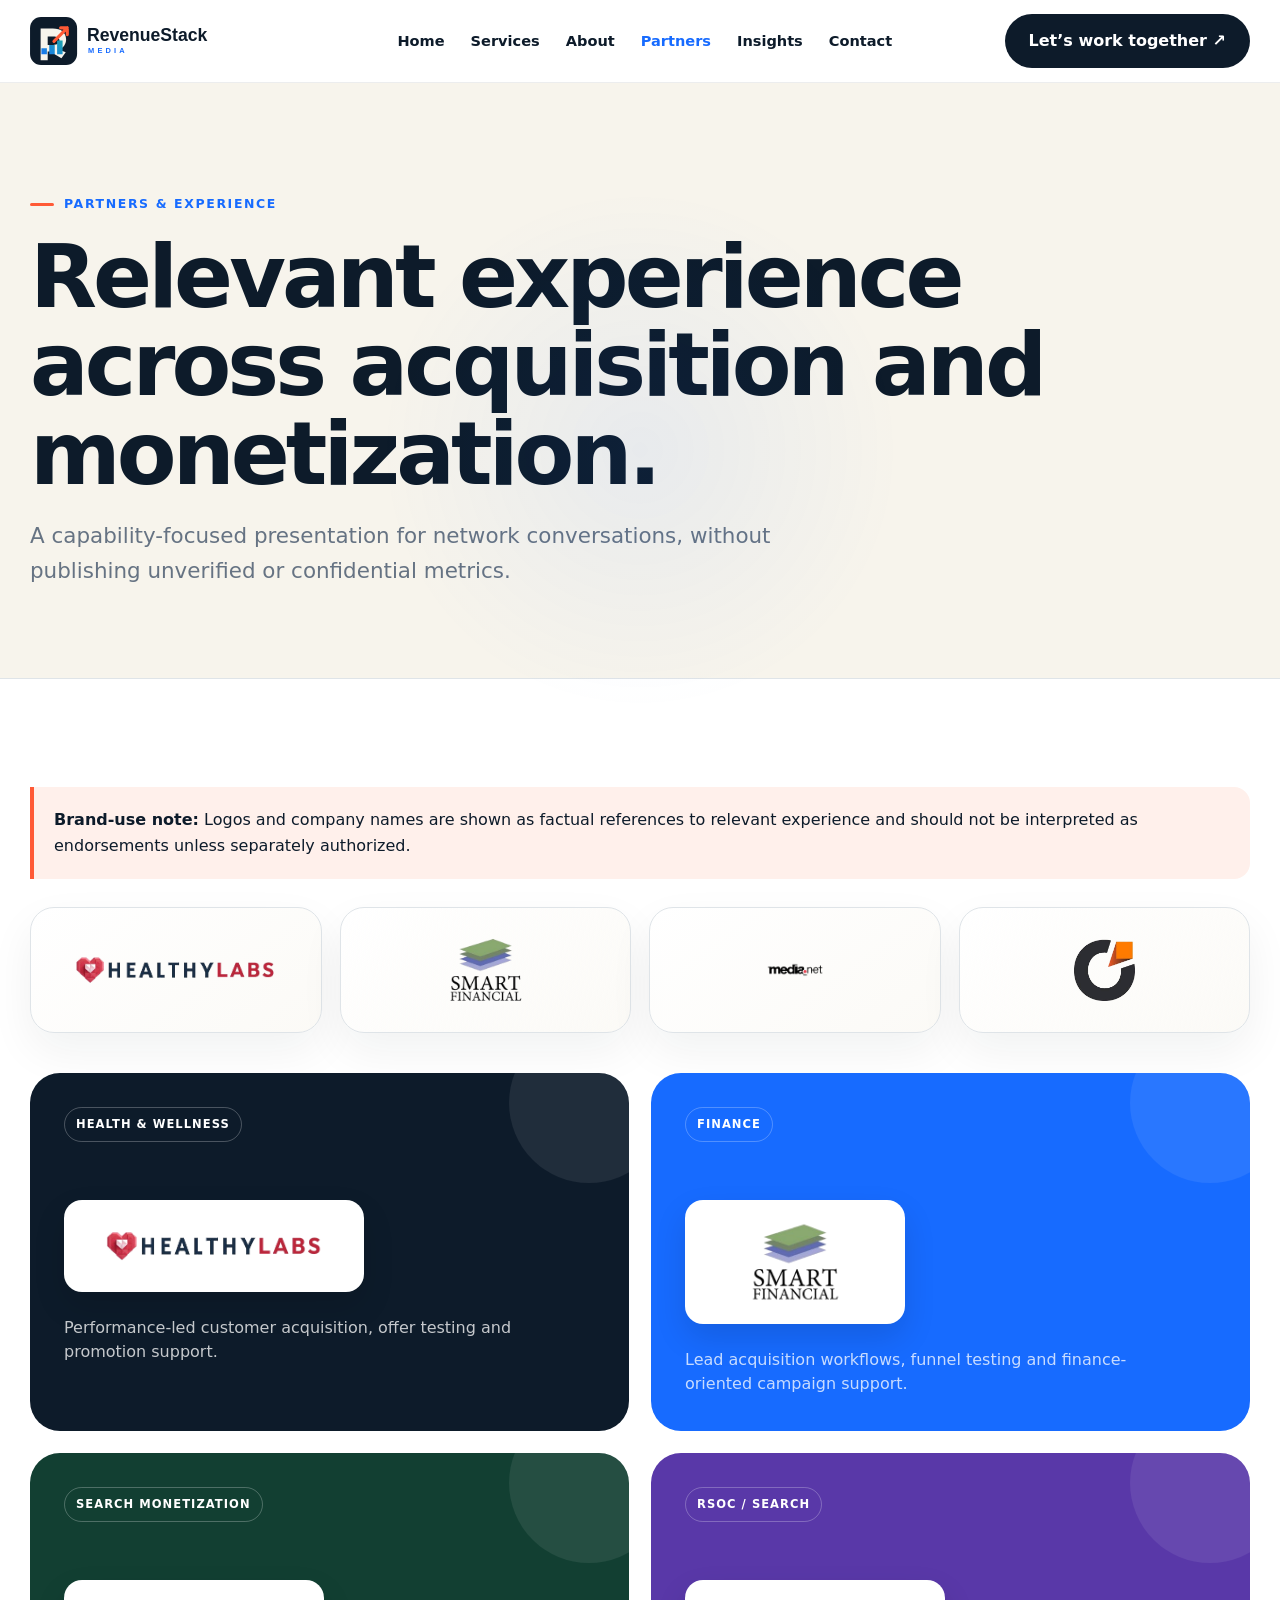
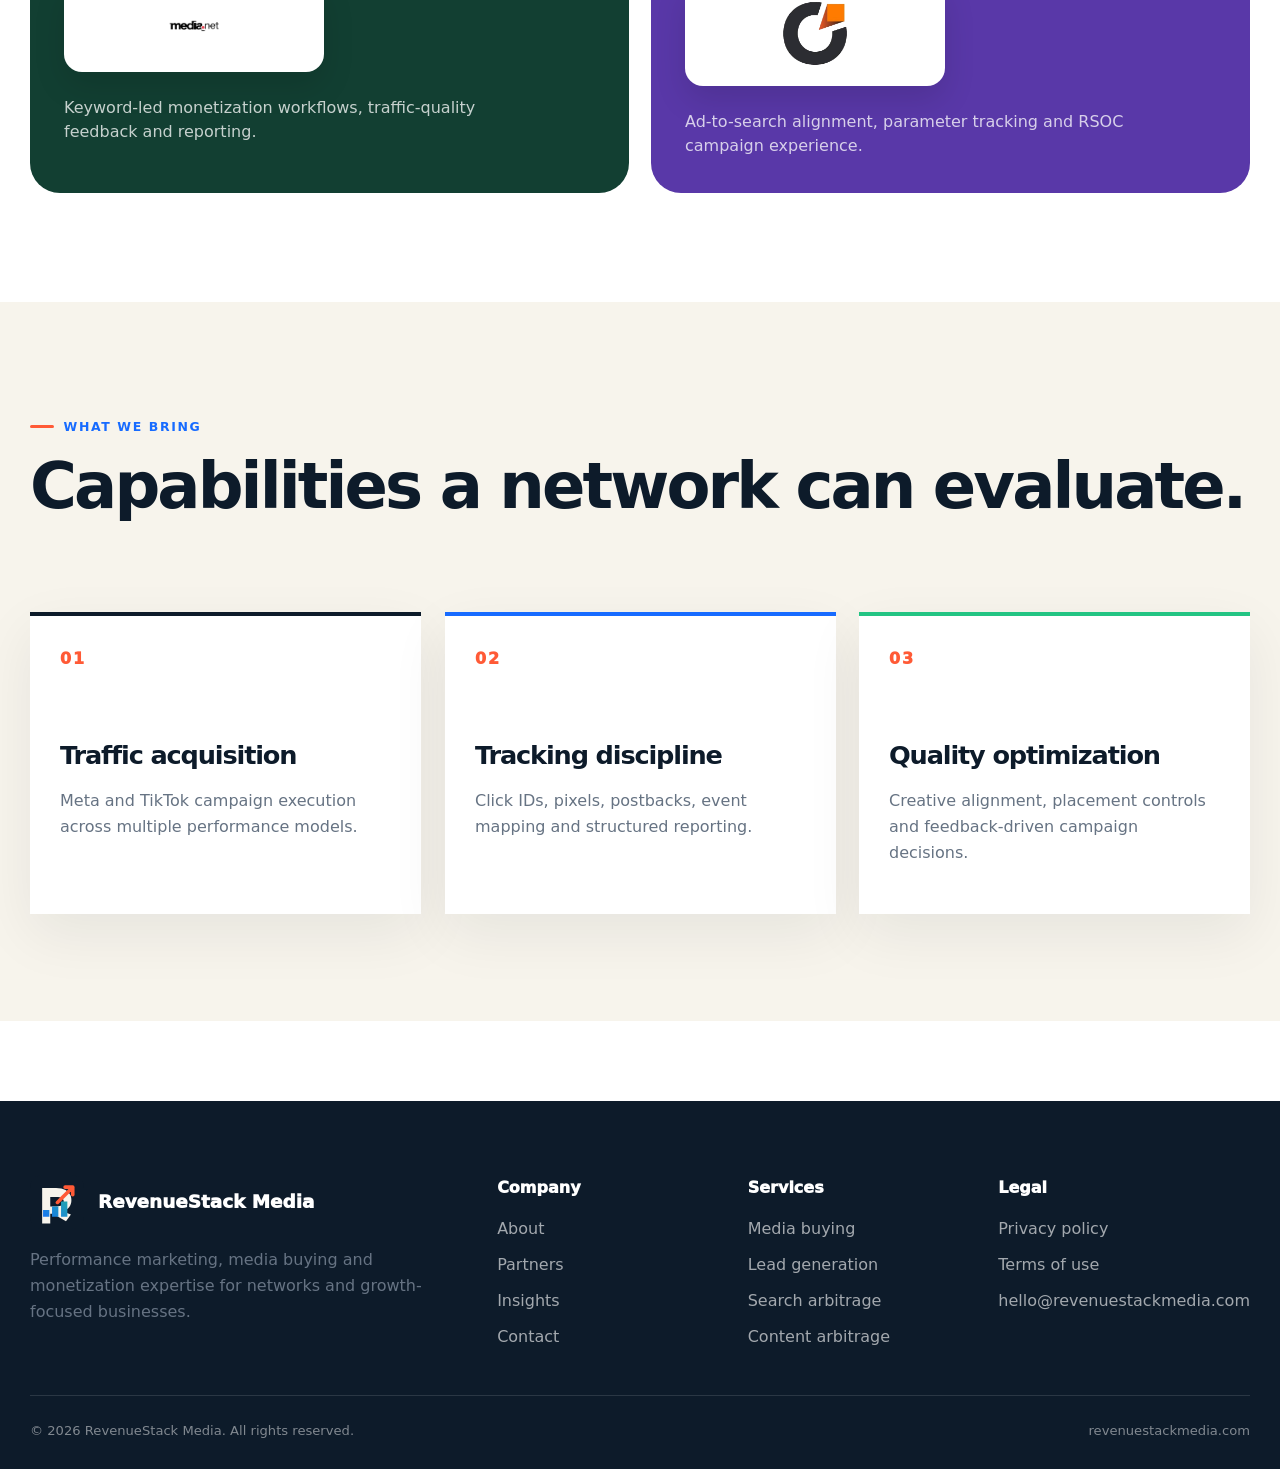
<file: partners.html>
<!doctype html>
<html lang="en">
<head>
<meta charset="utf-8">
<meta name="viewport" content="width=device-width,initial-scale=1">
<title>Partners & Experience | RevenueStack Media</title>
<meta name="description" content="Relevant experience and capabilities for network and advertiser partnerships.">
<meta property="og:title" content="Partners & Experience | RevenueStack Media">
<meta property="og:description" content="Relevant experience and capabilities for network and advertiser partnerships.">
<meta property="og:type" content="website">
<meta property="og:url" content="https://revenuestackmedia.com/">
<link rel="icon" href="assets/favicon.svg" type="image/svg+xml">
<link rel="stylesheet" href="assets/css/styles.css">
</head>
<body data-page="partners">

<header class="site-header">
  <div class="container nav">
    <a class="brand" href="index.html" aria-label="RevenueStack Media home">
      <img src="assets/img/logo-horizontal.svg" alt="RevenueStack Media">
    </a>
    <button class="menu-btn" aria-label="Toggle navigation">☰</button>
    <nav class="nav-links"><a class="" href="index.html">Home</a><a class="" href="services.html">Services</a><a class="" href="about.html">About</a><a class="active" href="partners.html">Partners</a><a class="" href="insights.html">Insights</a><a class="" href="contact.html">Contact</a></nav>
    <a class="btn btn-dark nav-cta" href="contact.html">Let’s work together ↗</a>
  </div>
</header>


<main>
<section class="page-hero"><div class="container"><span class="kicker">Partners & experience</span><h1>Relevant experience across acquisition and monetization.</h1><p class="lead">A capability-focused presentation for network conversations, without publishing unverified or confidential metrics.</p></div></section>
<section class="section"><div class="container"><div class="notice"><strong>Brand-use note:</strong> Logos and company names are shown as factual references to relevant experience and should not be interpreted as endorsements unless separately authorized.</div><div class="logo-showcase" style="margin-top:28px"><div class="logo-showcase-card"><img src="assets/img/partners/healthy-labs.png" alt="Healthy Labs"></div><div class="logo-showcase-card"><img src="assets/img/partners/smart-financial.png" alt="Smart Financial"></div><div class="logo-showcase-card"><img src="assets/img/partners/media-net.png" alt="Media.net"></div><div class="logo-showcase-card"><img src="assets/img/partners/visymo.png" alt="Visymo"></div></div><div class="partner-cases" style="margin-top:40px"><div class="case partner-logo-case"><span class="tag">Health & wellness</span><div class="case-logo-plate healthy-logo-plate"><img src="assets/img/partners/healthy-labs.png" alt="Healthy Labs"></div><p>Performance-led customer acquisition, offer testing and promotion support.</p></div><div class="case partner-logo-case"><span class="tag">Finance</span><div class="case-logo-plate smart-logo-plate"><img src="assets/img/partners/smart-financial.png" alt="Smart Financial"></div><p>Lead acquisition workflows, funnel testing and finance-oriented campaign support.</p></div><div class="case media-net-case"><span class="tag">Search monetization</span><div class="case-logo-plate"><img src="assets/img/partners/media-net.png" alt="Media.net"></div><p>Keyword-led monetization workflows, traffic-quality feedback and reporting.</p></div><div class="case partner-logo-case"><span class="tag">RSOC / search</span><div class="case-logo-plate visymo-logo-plate"><img src="assets/img/partners/visymo.png" alt="Visymo"></div><p>Ad-to-search alignment, parameter tracking and RSOC campaign experience.</p></div></div></div></section>
<section class="section bg-paper"><div class="container"><div class="section-head"><div><span class="kicker">What we bring</span><h2>Capabilities a network can evaluate.</h2></div></div><div class="process-grid"><div class="process-card"><h3>Traffic acquisition</h3><p>Meta and TikTok campaign execution across multiple performance models.</p></div><div class="process-card"><h3>Tracking discipline</h3><p>Click IDs, pixels, postbacks, event mapping and structured reporting.</p></div><div class="process-card"><h3>Quality optimization</h3><p>Creative alignment, placement controls and feedback-driven campaign decisions.</p></div></div></div></section>
</main>


<footer>
  <div class="container">
    <div class="footer-grid">
      <div>
        <a class="footer-brand" href="index.html"><img src="assets/img/logo-mark.svg" alt=""><span>RevenueStack Media</span></a>
        <p style="margin-top:18px;max-width:430px">Performance marketing, media buying and monetization expertise for networks and growth-focused businesses.</p>
      </div>
      <div>
        <div class="footer-title">Company</div>
        <div class="footer-links">
          <a href="about.html">About</a>
          <a href="partners.html">Partners</a>
          <a href="insights.html">Insights</a>
          <a href="contact.html">Contact</a>
        </div>
      </div>
      <div>
        <div class="footer-title">Services</div>
        <div class="footer-links">
          <a href="services.html#media-buying">Media buying</a>
          <a href="services.html#lead-gen">Lead generation</a>
          <a href="services.html#search-arb">Search arbitrage</a>
          <a href="services.html#content-arb">Content arbitrage</a>
        </div>
      </div>
      <div>
        <div class="footer-title">Legal</div>
        <div class="footer-links">
          <a href="privacy.html">Privacy policy</a>
          <a href="terms.html">Terms of use</a>
          <a href="mailto:hello@revenuestackmedia.com">hello@revenuestackmedia.com</a>
        </div>
      </div>
    </div>
    <div class="footer-bottom">
      <span>© <span data-year></span> RevenueStack Media. All rights reserved.</span>
      <span>revenuestackmedia.com</span>
    </div>
  </div>
</footer>
<script src="assets/js/main.js"></script>

</body>
</html>
</file>
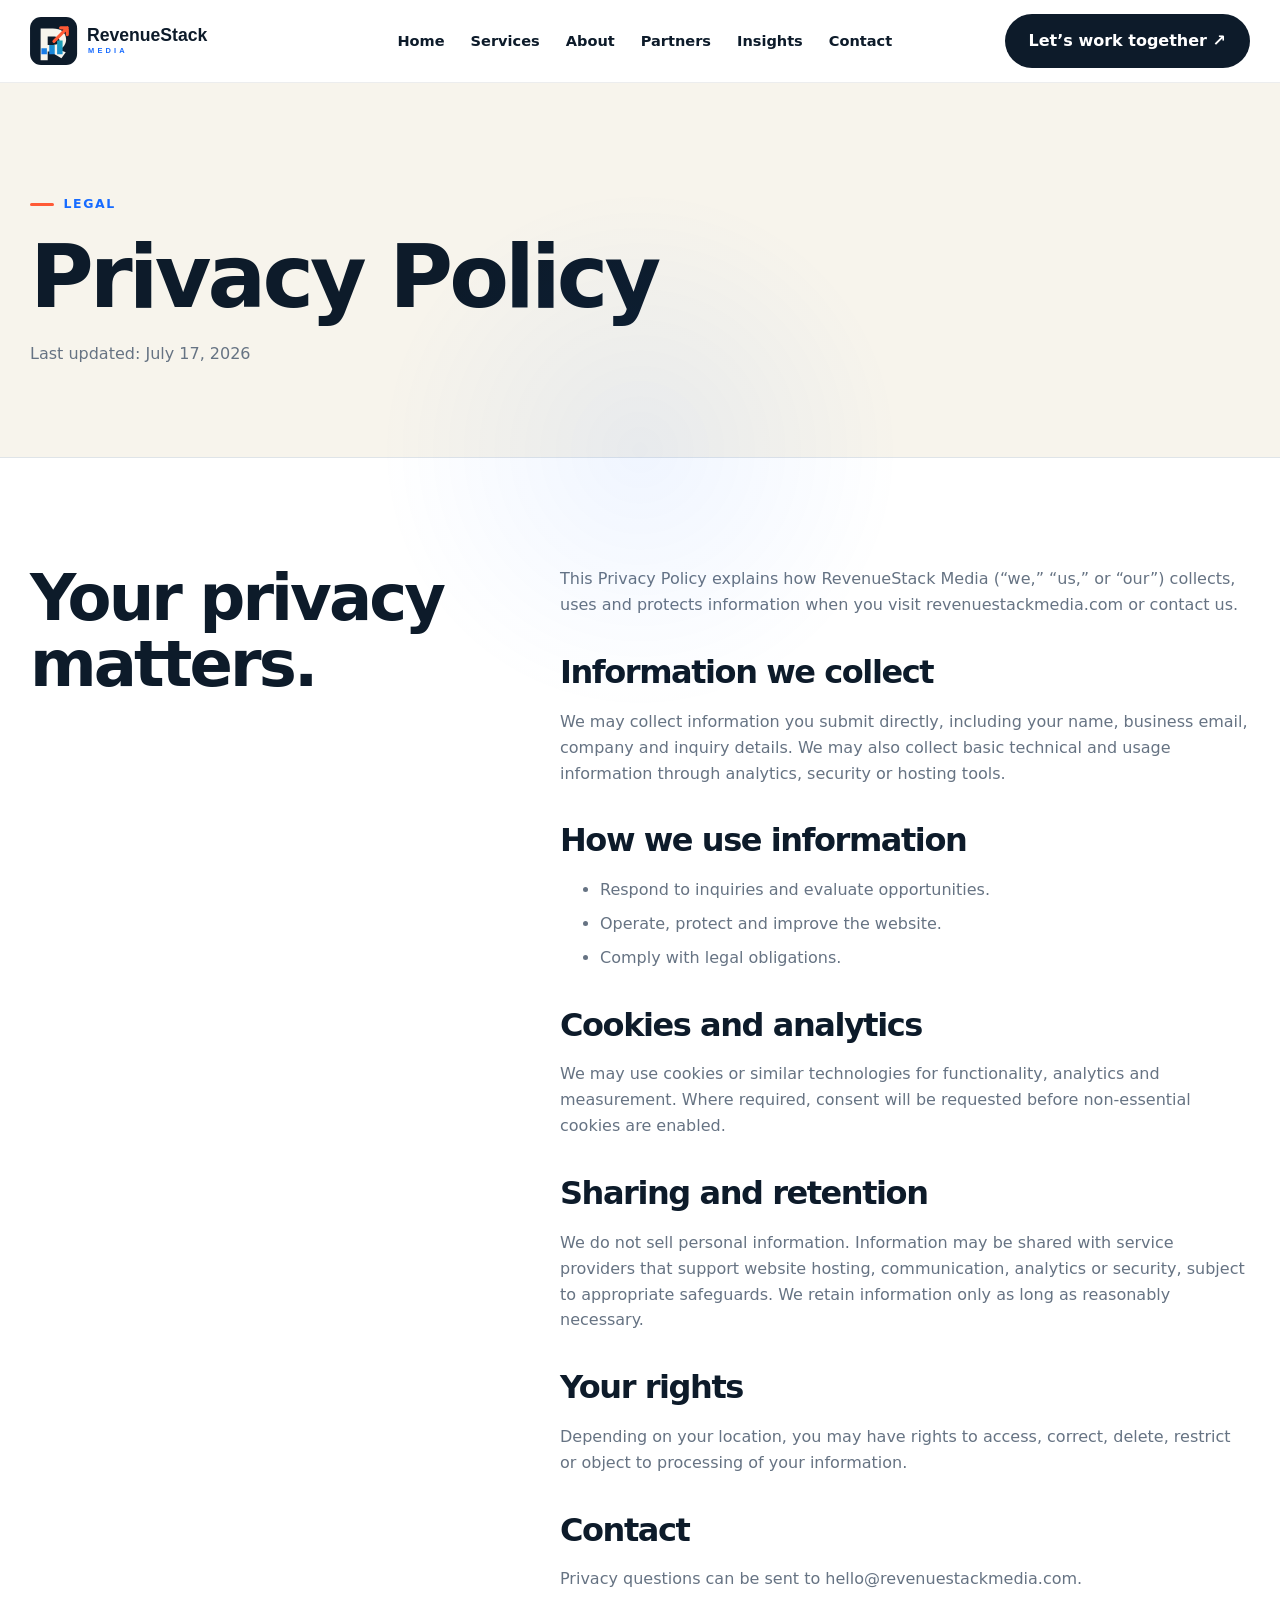
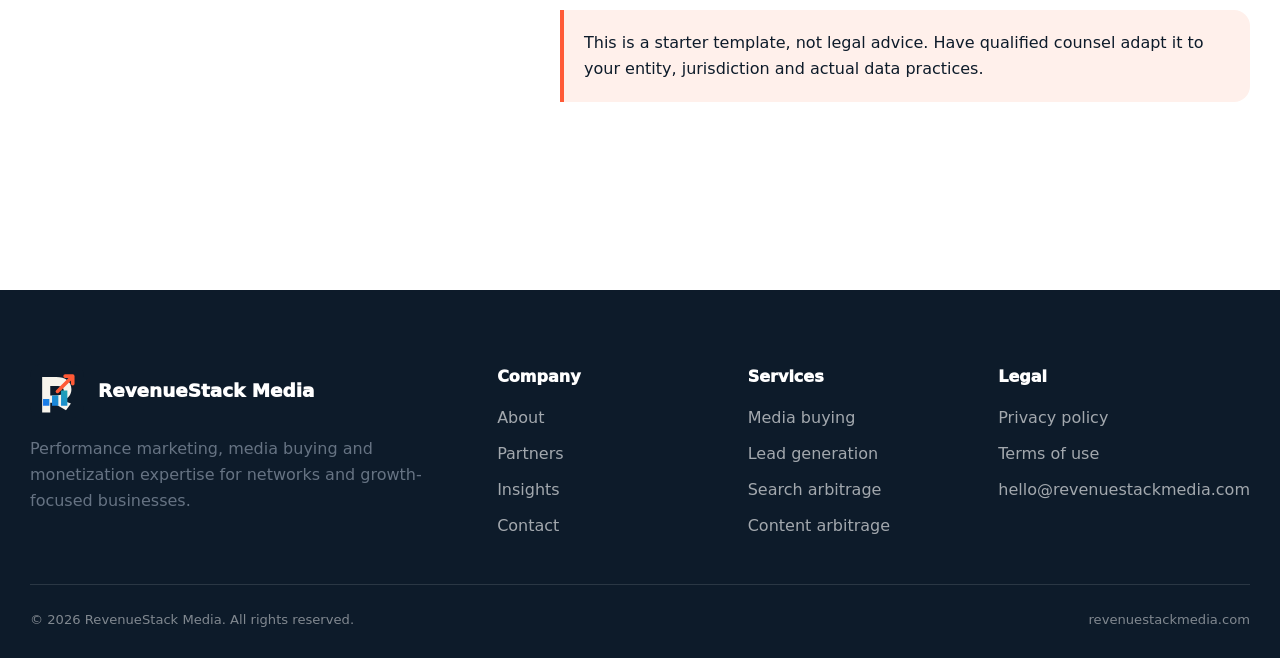
<file: privacy.html>
<!doctype html>
<html lang="en">
<head>
<meta charset="utf-8">
<meta name="viewport" content="width=device-width,initial-scale=1">
<title>Privacy Policy | RevenueStack Media</title>
<meta name="description" content="Privacy policy for revenuestackmedia.com.">
<meta property="og:title" content="Privacy Policy | RevenueStack Media">
<meta property="og:description" content="Privacy policy for revenuestackmedia.com.">
<meta property="og:type" content="website">
<meta property="og:url" content="https://revenuestackmedia.com/">
<link rel="icon" href="assets/favicon.svg" type="image/svg+xml">
<link rel="stylesheet" href="assets/css/styles.css">
</head>
<body data-page="privacy">

<header class="site-header">
  <div class="container nav">
    <a class="brand" href="index.html" aria-label="RevenueStack Media home">
      <img src="assets/img/logo-horizontal.svg" alt="RevenueStack Media">
    </a>
    <button class="menu-btn" aria-label="Toggle navigation">☰</button>
    <nav class="nav-links"><a class="" href="index.html">Home</a><a class="" href="services.html">Services</a><a class="" href="about.html">About</a><a class="" href="partners.html">Partners</a><a class="" href="insights.html">Insights</a><a class="" href="contact.html">Contact</a></nav>
    <a class="btn btn-dark nav-cta" href="contact.html">Let’s work together ↗</a>
  </div>
</header>


<main>
<section class="page-hero"><div class="container"><span class="kicker">Legal</span><h1>Privacy Policy</h1><p>Last updated: July 17, 2026</p></div></section>
<section class="section"><div class="container content-grid"><div class="sticky-title"><h2>Your privacy matters.</h2></div><div class="long-copy"><p>This Privacy Policy explains how RevenueStack Media (“we,” “us,” or “our”) collects, uses and protects information when you visit revenuestackmedia.com or contact us.</p><h2>Information we collect</h2><p>We may collect information you submit directly, including your name, business email, company and inquiry details. We may also collect basic technical and usage information through analytics, security or hosting tools.</p><h2>How we use information</h2><ul><li>Respond to inquiries and evaluate opportunities.</li><li>Operate, protect and improve the website.</li><li>Comply with legal obligations.</li></ul><h2>Cookies and analytics</h2><p>We may use cookies or similar technologies for functionality, analytics and measurement. Where required, consent will be requested before non-essential cookies are enabled.</p><h2>Sharing and retention</h2><p>We do not sell personal information. Information may be shared with service providers that support website hosting, communication, analytics or security, subject to appropriate safeguards. We retain information only as long as reasonably necessary.</p><h2>Your rights</h2><p>Depending on your location, you may have rights to access, correct, delete, restrict or object to processing of your information.</p><h2>Contact</h2><p>Privacy questions can be sent to hello@revenuestackmedia.com.</p><div class="notice">This is a starter template, not legal advice. Have qualified counsel adapt it to your entity, jurisdiction and actual data practices.</div></div></div></section>
</main>


<footer>
  <div class="container">
    <div class="footer-grid">
      <div>
        <a class="footer-brand" href="index.html"><img src="assets/img/logo-mark.svg" alt=""><span>RevenueStack Media</span></a>
        <p style="margin-top:18px;max-width:430px">Performance marketing, media buying and monetization expertise for networks and growth-focused businesses.</p>
      </div>
      <div>
        <div class="footer-title">Company</div>
        <div class="footer-links">
          <a href="about.html">About</a>
          <a href="partners.html">Partners</a>
          <a href="insights.html">Insights</a>
          <a href="contact.html">Contact</a>
        </div>
      </div>
      <div>
        <div class="footer-title">Services</div>
        <div class="footer-links">
          <a href="services.html#media-buying">Media buying</a>
          <a href="services.html#lead-gen">Lead generation</a>
          <a href="services.html#search-arb">Search arbitrage</a>
          <a href="services.html#content-arb">Content arbitrage</a>
        </div>
      </div>
      <div>
        <div class="footer-title">Legal</div>
        <div class="footer-links">
          <a href="privacy.html">Privacy policy</a>
          <a href="terms.html">Terms of use</a>
          <a href="mailto:hello@revenuestackmedia.com">hello@revenuestackmedia.com</a>
        </div>
      </div>
    </div>
    <div class="footer-bottom">
      <span>© <span data-year></span> RevenueStack Media. All rights reserved.</span>
      <span>revenuestackmedia.com</span>
    </div>
  </div>
</footer>
<script src="assets/js/main.js"></script>

</body>
</html>
</file>
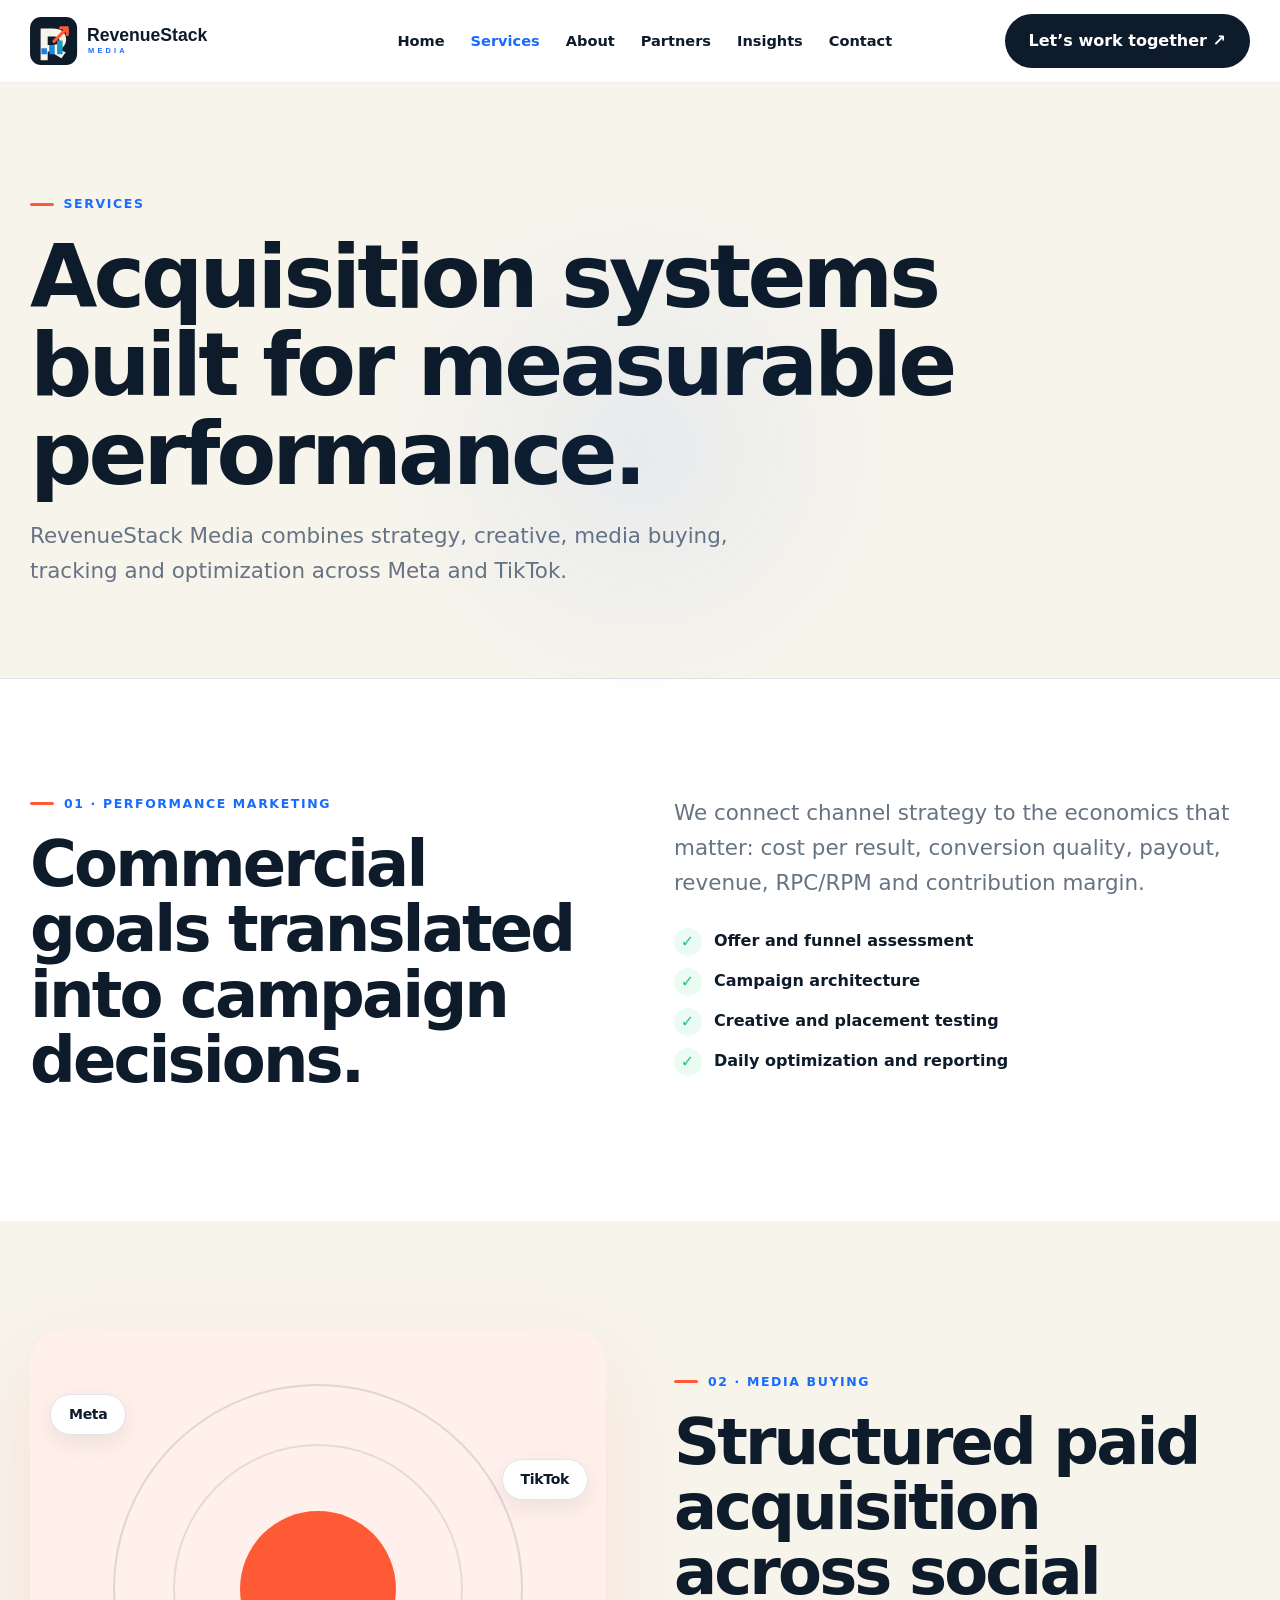
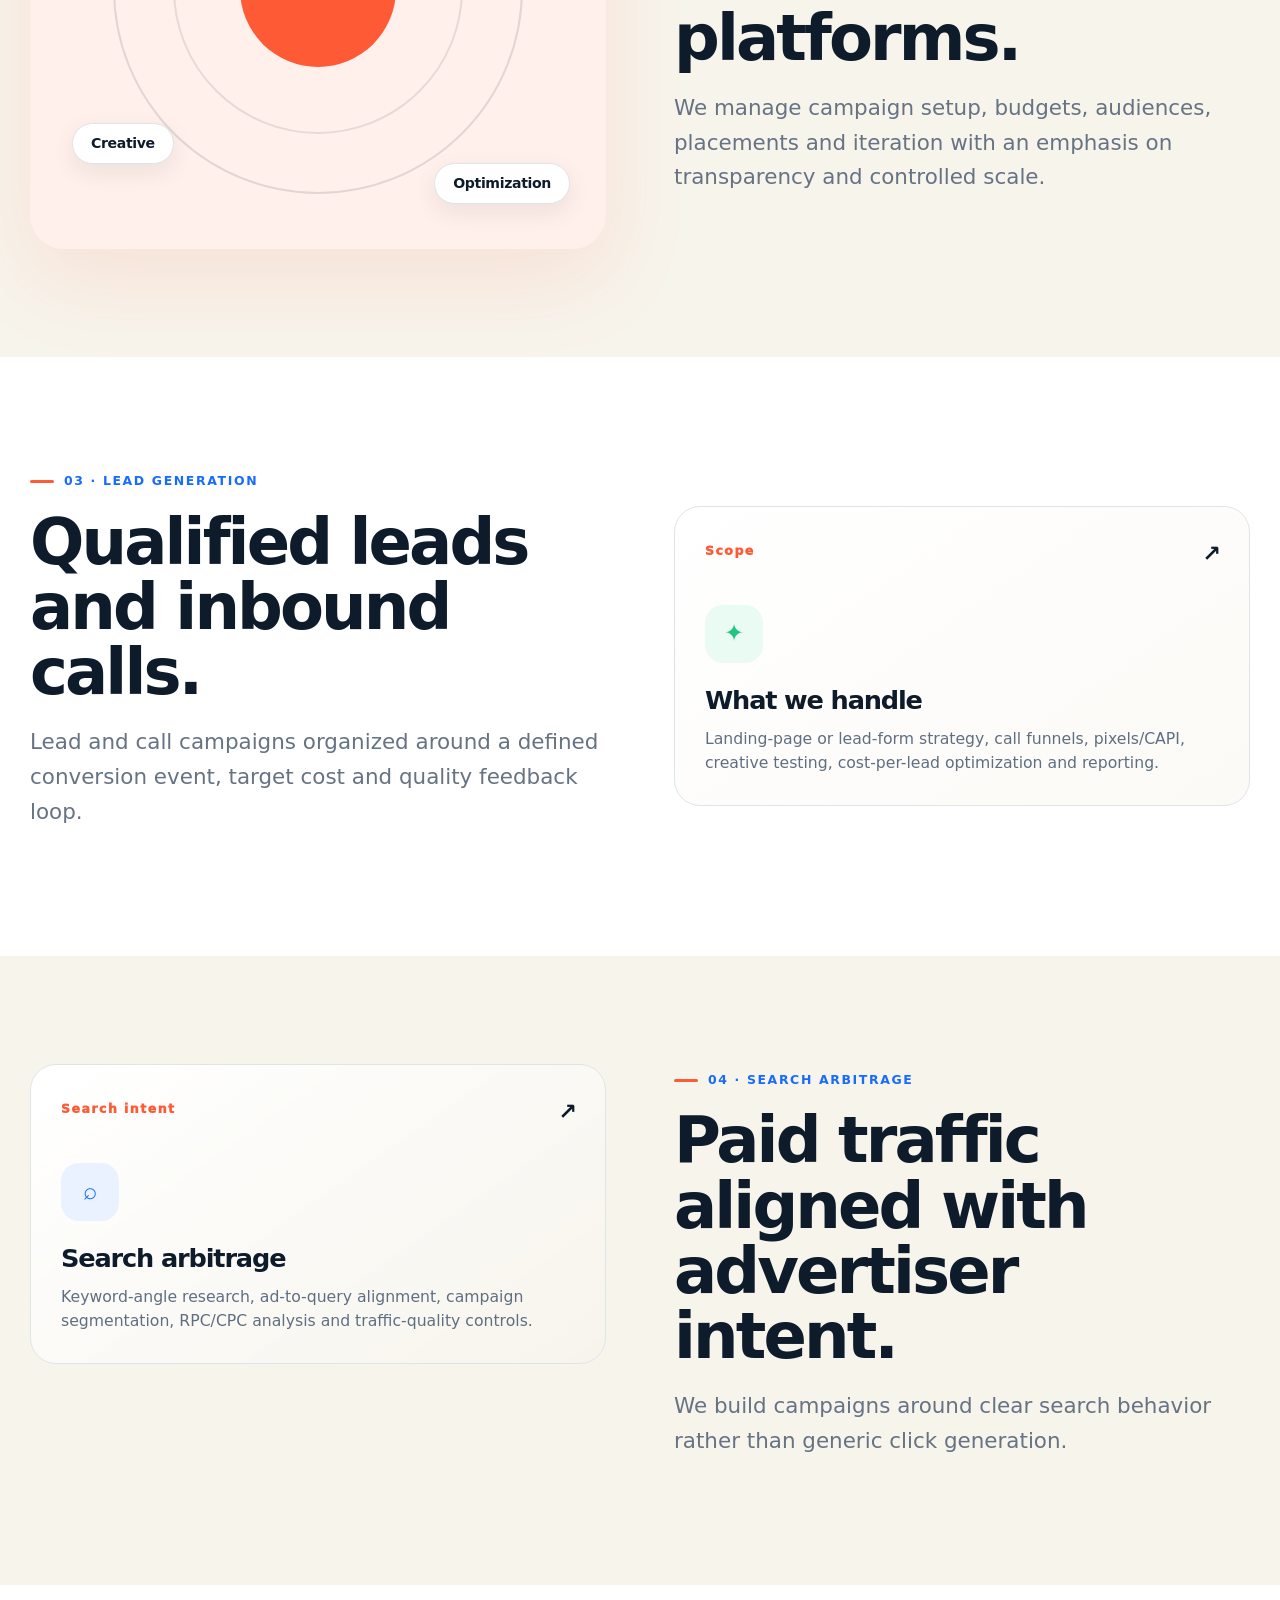
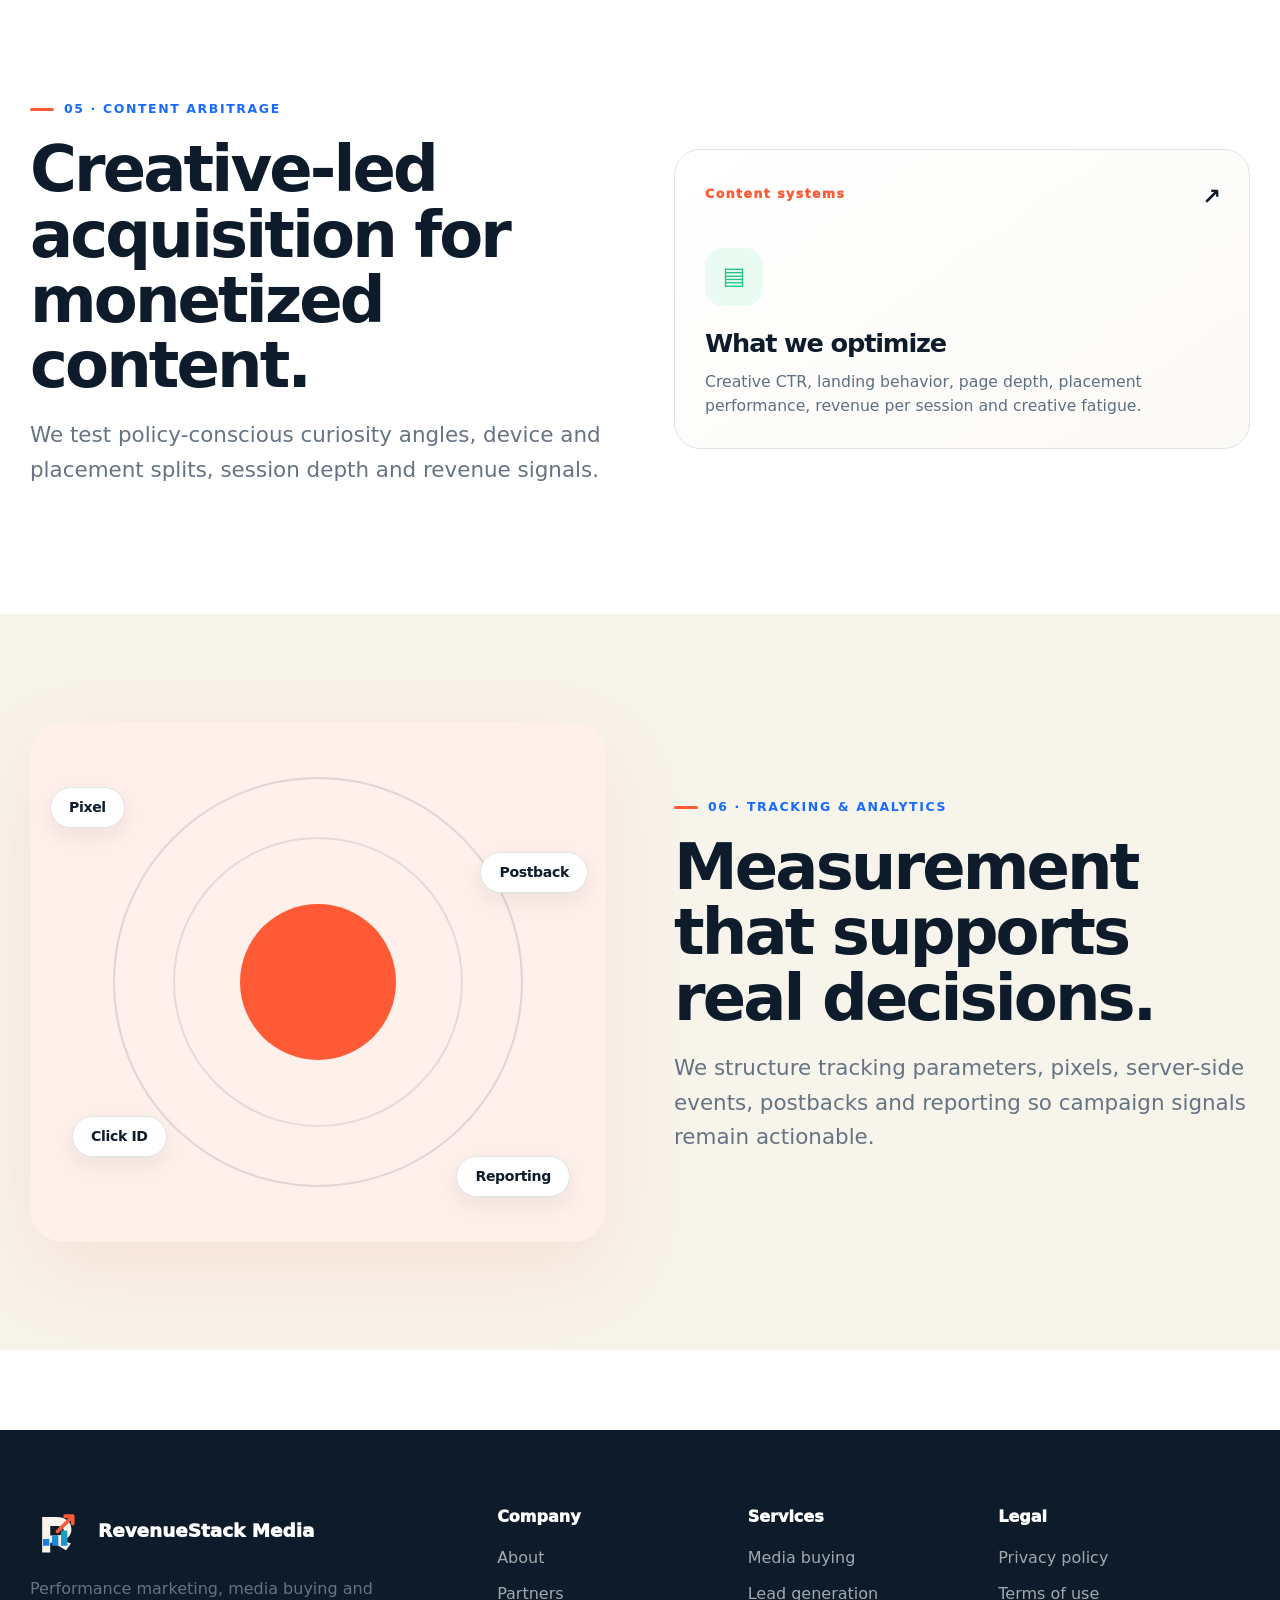
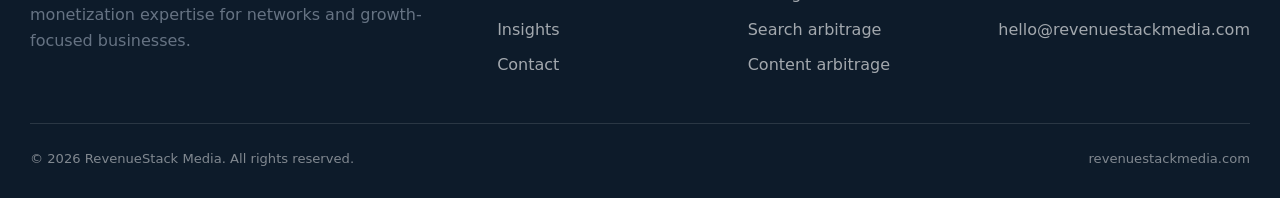
<file: services.html>
<!doctype html>
<html lang="en">
<head>
<meta charset="utf-8">
<meta name="viewport" content="width=device-width,initial-scale=1">
<title>Services | RevenueStack Media</title>
<meta name="description" content="Explore RevenueStack Media services across media buying, lead generation, search arbitrage, content arbitrage and tracking.">
<meta property="og:title" content="Services | RevenueStack Media">
<meta property="og:description" content="Explore RevenueStack Media services across media buying, lead generation, search arbitrage, content arbitrage and tracking.">
<meta property="og:type" content="website">
<meta property="og:url" content="https://revenuestackmedia.com/">
<link rel="icon" href="assets/favicon.svg" type="image/svg+xml">
<link rel="stylesheet" href="assets/css/styles.css">
</head>
<body data-page="services">

<header class="site-header">
  <div class="container nav">
    <a class="brand" href="index.html" aria-label="RevenueStack Media home">
      <img src="assets/img/logo-horizontal.svg" alt="RevenueStack Media">
    </a>
    <button class="menu-btn" aria-label="Toggle navigation">☰</button>
    <nav class="nav-links"><a class="" href="index.html">Home</a><a class="active" href="services.html">Services</a><a class="" href="about.html">About</a><a class="" href="partners.html">Partners</a><a class="" href="insights.html">Insights</a><a class="" href="contact.html">Contact</a></nav>
    <a class="btn btn-dark nav-cta" href="contact.html">Let’s work together ↗</a>
  </div>
</header>


<main>
<section class="page-hero"><div class="container"><span class="kicker">Services</span><h1>Acquisition systems built for measurable performance.</h1><p class="lead">RevenueStack Media combines strategy, creative, media buying, tracking and optimization across Meta and TikTok.</p></div></section>

<section class="section" id="performance"><div class="container split"><div><span class="kicker">01 · Performance marketing</span><h2>Commercial goals translated into campaign decisions.</h2></div><div><p class="lead">We connect channel strategy to the economics that matter: cost per result, conversion quality, payout, revenue, RPC/RPM and contribution margin.</p><div class="checks"><div class="check">Offer and funnel assessment</div><div class="check">Campaign architecture</div><div class="check">Creative and placement testing</div><div class="check">Daily optimization and reporting</div></div></div></div></section>

<section class="section bg-paper" id="media-buying"><div class="container split"><div class="impact-panel"><div class="impact-orbit"></div><span class="orbit-label ol-1">Meta</span><span class="orbit-label ol-2">TikTok</span><span class="orbit-label ol-3">Creative</span><span class="orbit-label ol-4">Optimization</span></div><div><span class="kicker">02 · Media buying</span><h2>Structured paid acquisition across social platforms.</h2><p class="lead">We manage campaign setup, budgets, audiences, placements and iteration with an emphasis on transparency and controlled scale.</p></div></div></section>

<section class="section" id="lead-gen"><div class="container split"><div><span class="kicker">03 · Lead generation</span><h2>Qualified leads and inbound calls.</h2><p class="lead">Lead and call campaigns organized around a defined conversion event, target cost and quality feedback loop.</p></div><div class="service-card"><span class="num">Scope</span><div class="service-icon">✦</div><h3>What we handle</h3><p>Landing-page or lead-form strategy, call funnels, pixels/CAPI, creative testing, cost-per-lead optimization and reporting.</p></div></div></section>

<section class="section bg-paper" id="search-arb"><div class="container split"><div class="service-card"><span class="num">Search intent</span><div class="service-icon">⌕</div><h3>Search arbitrage</h3><p>Keyword-angle research, ad-to-query alignment, campaign segmentation, RPC/CPC analysis and traffic-quality controls.</p></div><div><span class="kicker">04 · Search arbitrage</span><h2>Paid traffic aligned with advertiser intent.</h2><p class="lead">We build campaigns around clear search behavior rather than generic click generation.</p></div></div></section>

<section class="section" id="content-arb"><div class="container split"><div><span class="kicker">05 · Content arbitrage</span><h2>Creative-led acquisition for monetized content.</h2><p class="lead">We test policy-conscious curiosity angles, device and placement splits, session depth and revenue signals.</p></div><div class="service-card"><span class="num">Content systems</span><div class="service-icon">▤</div><h3>What we optimize</h3><p>Creative CTR, landing behavior, page depth, placement performance, revenue per session and creative fatigue.</p></div></div></section>

<section class="section bg-paper" id="tracking"><div class="container split"><div class="impact-panel"><div class="impact-orbit"></div><span class="orbit-label ol-1">Pixel</span><span class="orbit-label ol-2">Postback</span><span class="orbit-label ol-3">Click ID</span><span class="orbit-label ol-4">Reporting</span></div><div><span class="kicker">06 · Tracking & analytics</span><h2>Measurement that supports real decisions.</h2><p class="lead">We structure tracking parameters, pixels, server-side events, postbacks and reporting so campaign signals remain actionable.</p></div></div></section>
</main>


<footer>
  <div class="container">
    <div class="footer-grid">
      <div>
        <a class="footer-brand" href="index.html"><img src="assets/img/logo-mark.svg" alt=""><span>RevenueStack Media</span></a>
        <p style="margin-top:18px;max-width:430px">Performance marketing, media buying and monetization expertise for networks and growth-focused businesses.</p>
      </div>
      <div>
        <div class="footer-title">Company</div>
        <div class="footer-links">
          <a href="about.html">About</a>
          <a href="partners.html">Partners</a>
          <a href="insights.html">Insights</a>
          <a href="contact.html">Contact</a>
        </div>
      </div>
      <div>
        <div class="footer-title">Services</div>
        <div class="footer-links">
          <a href="services.html#media-buying">Media buying</a>
          <a href="services.html#lead-gen">Lead generation</a>
          <a href="services.html#search-arb">Search arbitrage</a>
          <a href="services.html#content-arb">Content arbitrage</a>
        </div>
      </div>
      <div>
        <div class="footer-title">Legal</div>
        <div class="footer-links">
          <a href="privacy.html">Privacy policy</a>
          <a href="terms.html">Terms of use</a>
          <a href="mailto:hello@revenuestackmedia.com">hello@revenuestackmedia.com</a>
        </div>
      </div>
    </div>
    <div class="footer-bottom">
      <span>© <span data-year></span> RevenueStack Media. All rights reserved.</span>
      <span>revenuestackmedia.com</span>
    </div>
  </div>
</footer>
<script src="assets/js/main.js"></script>

</body>
</html>
</file>
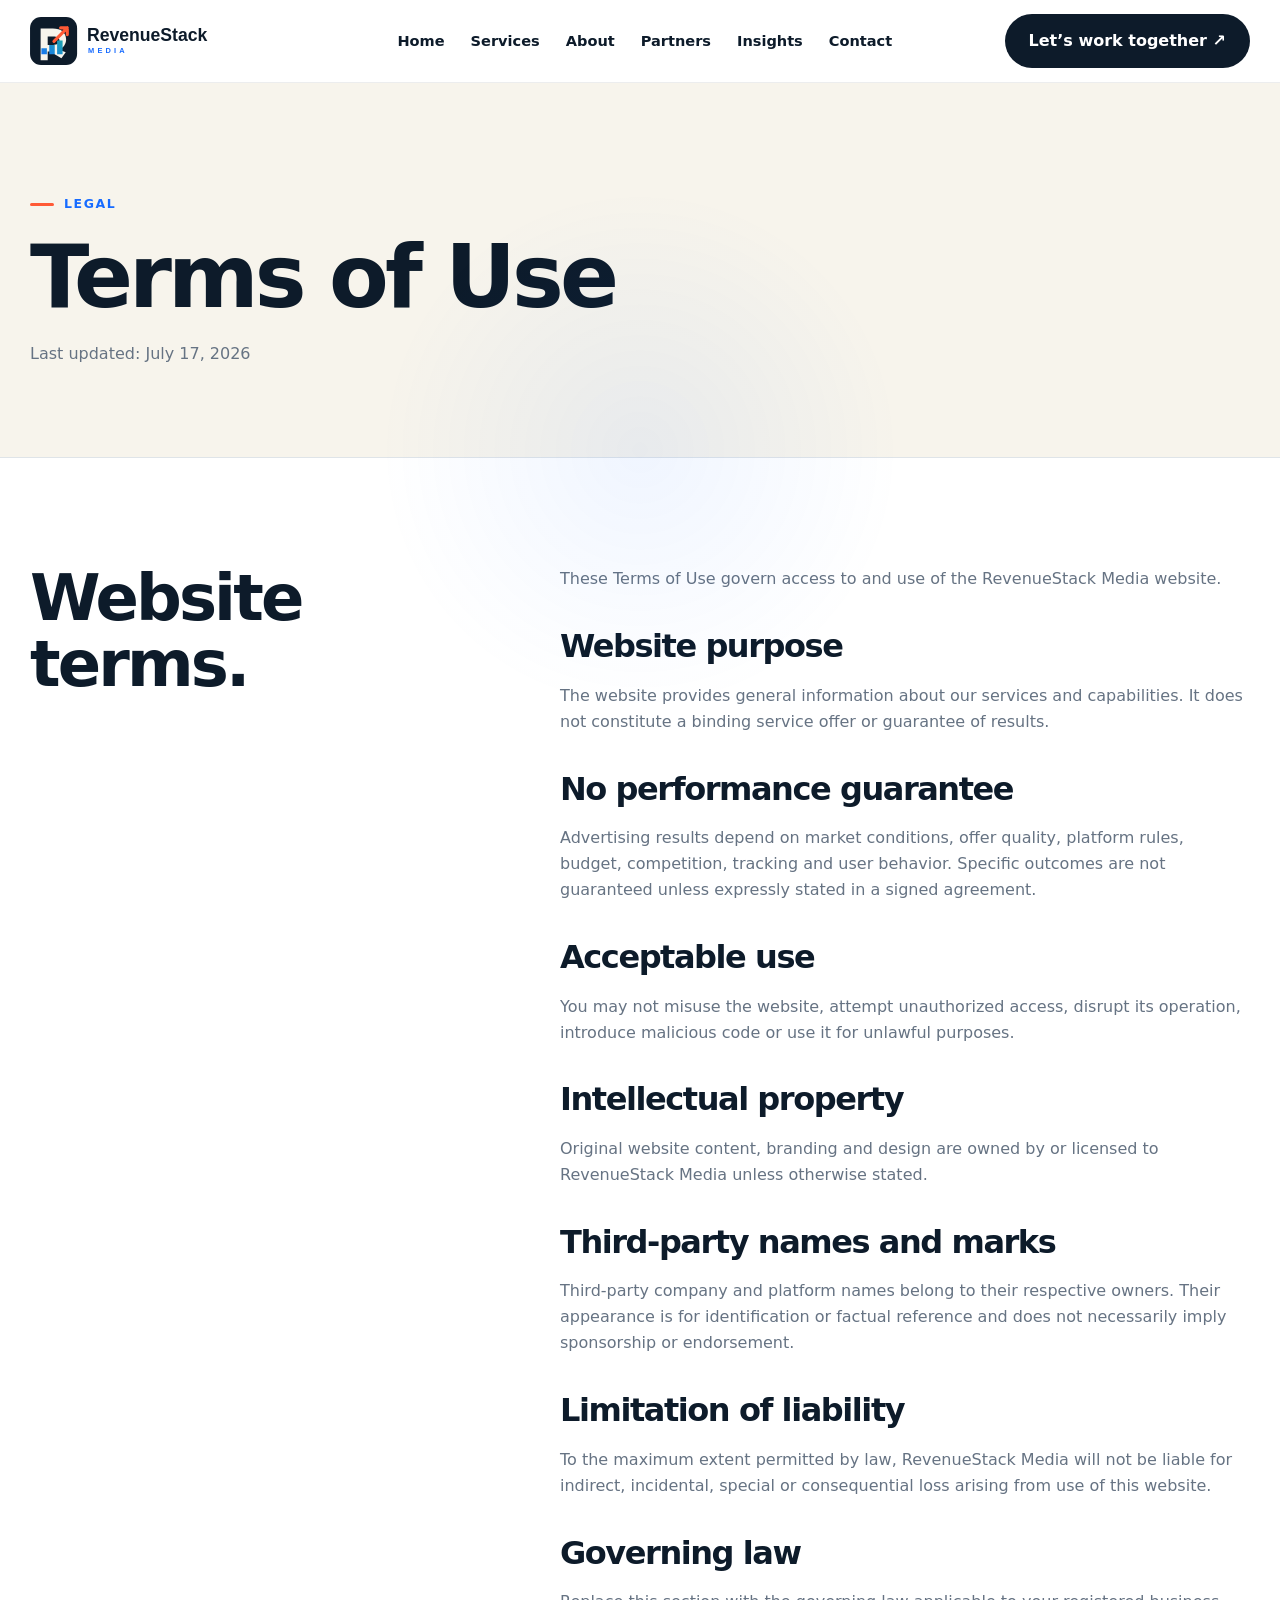
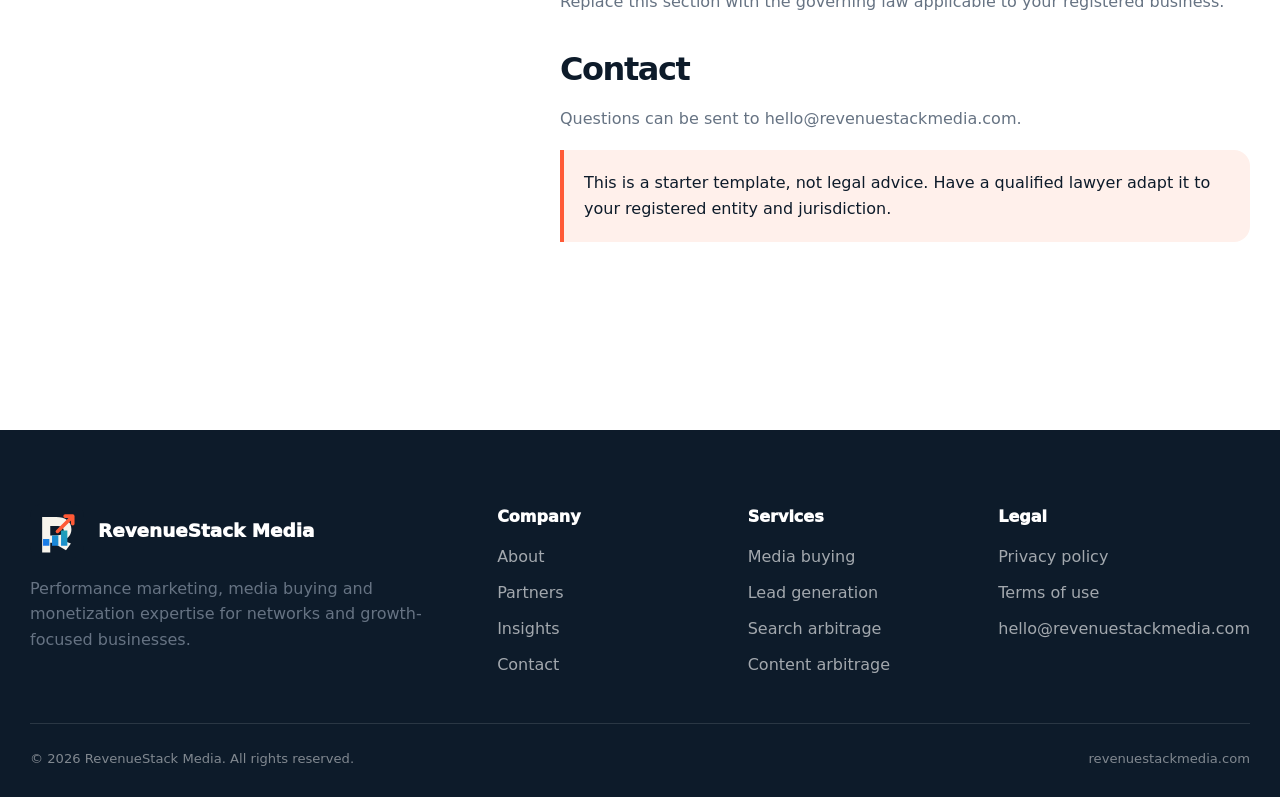
<file: terms.html>
<!doctype html>
<html lang="en">
<head>
<meta charset="utf-8">
<meta name="viewport" content="width=device-width,initial-scale=1">
<title>Terms of Use | RevenueStack Media</title>
<meta name="description" content="Terms of use for revenuestackmedia.com.">
<meta property="og:title" content="Terms of Use | RevenueStack Media">
<meta property="og:description" content="Terms of use for revenuestackmedia.com.">
<meta property="og:type" content="website">
<meta property="og:url" content="https://revenuestackmedia.com/">
<link rel="icon" href="assets/favicon.svg" type="image/svg+xml">
<link rel="stylesheet" href="assets/css/styles.css">
</head>
<body data-page="terms">

<header class="site-header">
  <div class="container nav">
    <a class="brand" href="index.html" aria-label="RevenueStack Media home">
      <img src="assets/img/logo-horizontal.svg" alt="RevenueStack Media">
    </a>
    <button class="menu-btn" aria-label="Toggle navigation">☰</button>
    <nav class="nav-links"><a class="" href="index.html">Home</a><a class="" href="services.html">Services</a><a class="" href="about.html">About</a><a class="" href="partners.html">Partners</a><a class="" href="insights.html">Insights</a><a class="" href="contact.html">Contact</a></nav>
    <a class="btn btn-dark nav-cta" href="contact.html">Let’s work together ↗</a>
  </div>
</header>


<main>
<section class="page-hero"><div class="container"><span class="kicker">Legal</span><h1>Terms of Use</h1><p>Last updated: July 17, 2026</p></div></section>
<section class="section"><div class="container content-grid"><div class="sticky-title"><h2>Website terms.</h2></div><div class="long-copy"><p>These Terms of Use govern access to and use of the RevenueStack Media website.</p><h2>Website purpose</h2><p>The website provides general information about our services and capabilities. It does not constitute a binding service offer or guarantee of results.</p><h2>No performance guarantee</h2><p>Advertising results depend on market conditions, offer quality, platform rules, budget, competition, tracking and user behavior. Specific outcomes are not guaranteed unless expressly stated in a signed agreement.</p><h2>Acceptable use</h2><p>You may not misuse the website, attempt unauthorized access, disrupt its operation, introduce malicious code or use it for unlawful purposes.</p><h2>Intellectual property</h2><p>Original website content, branding and design are owned by or licensed to RevenueStack Media unless otherwise stated.</p><h2>Third-party names and marks</h2><p>Third-party company and platform names belong to their respective owners. Their appearance is for identification or factual reference and does not necessarily imply sponsorship or endorsement.</p><h2>Limitation of liability</h2><p>To the maximum extent permitted by law, RevenueStack Media will not be liable for indirect, incidental, special or consequential loss arising from use of this website.</p><h2>Governing law</h2><p>Replace this section with the governing law applicable to your registered business.</p><h2>Contact</h2><p>Questions can be sent to hello@revenuestackmedia.com.</p><div class="notice">This is a starter template, not legal advice. Have a qualified lawyer adapt it to your registered entity and jurisdiction.</div></div></div></section>
</main>


<footer>
  <div class="container">
    <div class="footer-grid">
      <div>
        <a class="footer-brand" href="index.html"><img src="assets/img/logo-mark.svg" alt=""><span>RevenueStack Media</span></a>
        <p style="margin-top:18px;max-width:430px">Performance marketing, media buying and monetization expertise for networks and growth-focused businesses.</p>
      </div>
      <div>
        <div class="footer-title">Company</div>
        <div class="footer-links">
          <a href="about.html">About</a>
          <a href="partners.html">Partners</a>
          <a href="insights.html">Insights</a>
          <a href="contact.html">Contact</a>
        </div>
      </div>
      <div>
        <div class="footer-title">Services</div>
        <div class="footer-links">
          <a href="services.html#media-buying">Media buying</a>
          <a href="services.html#lead-gen">Lead generation</a>
          <a href="services.html#search-arb">Search arbitrage</a>
          <a href="services.html#content-arb">Content arbitrage</a>
        </div>
      </div>
      <div>
        <div class="footer-title">Legal</div>
        <div class="footer-links">
          <a href="privacy.html">Privacy policy</a>
          <a href="terms.html">Terms of use</a>
          <a href="mailto:hello@revenuestackmedia.com">hello@revenuestackmedia.com</a>
        </div>
      </div>
    </div>
    <div class="footer-bottom">
      <span>© <span data-year></span> RevenueStack Media. All rights reserved.</span>
      <span>revenuestackmedia.com</span>
    </div>
  </div>
</footer>
<script src="assets/js/main.js"></script>

</body>
</html>
</file>
<file: assets/css/styles.css>
:root{
  --ink:#0d1b2a;
  --ink-2:#14283e;
  --paper:#f7f4ec;
  --white:#ffffff;
  --muted:#667383;
  --line:#dfe4e8;
  --blue:#176bff;
  --green:#23c483;
  --orange:#ff5a36;
  --yellow:#ffd84d;
  --soft-blue:#eaf1ff;
  --soft-green:#e9fbf3;
  --soft-orange:#fff0eb;
  --max:1220px;
  --radius:26px;
  --shadow:0 22px 70px rgba(13,27,42,.10);
}
*{box-sizing:border-box}
html{scroll-behavior:smooth}
body{
  margin:0;
  font-family:Inter,ui-sans-serif,system-ui,-apple-system,BlinkMacSystemFont,"Segoe UI",sans-serif;
  color:var(--ink);
  background:var(--white);
  line-height:1.62;
}
a{color:inherit;text-decoration:none}
img,svg{max-width:100%;display:block}
button,input,textarea,select{font:inherit}
.container{width:min(var(--max),calc(100% - 42px));margin:auto}
.section{padding:108px 0}
.section-sm{padding:70px 0}
.bg-paper{background:var(--paper)}
.bg-ink{background:var(--ink);color:var(--white)}
.bg-blue{background:var(--blue);color:var(--white)}
.kicker{
  display:inline-flex;align-items:center;gap:10px;
  font-size:.78rem;font-weight:900;letter-spacing:.13em;text-transform:uppercase;
  color:var(--blue);margin-bottom:18px
}
.kicker:before{content:"";width:24px;height:3px;background:var(--orange);border-radius:99px}
h1,h2,h3{line-height:1.02;letter-spacing:-.045em;margin:0 0 20px}
h1{font-size:clamp(3.2rem,7.2vw,7.2rem);max-width:1060px}
h2{font-size:clamp(2.3rem,5vw,4.7rem)}
h3{font-size:clamp(1.25rem,2vw,1.65rem)}
p{margin:0 0 18px;color:var(--muted)}
.lead{font-size:clamp(1.08rem,1.9vw,1.34rem);max-width:780px}
.bg-ink p,.bg-blue p{color:rgba(255,255,255,.72)}
.display-outline{
  color:transparent;-webkit-text-stroke:1.5px var(--ink);text-stroke:1.5px var(--ink)
}
.highlight{position:relative;display:inline-block;z-index:1}
.highlight:after{
  content:"";position:absolute;left:-2%;right:-2%;bottom:7%;height:20%;
  background:var(--yellow);z-index:-1;transform:rotate(-1deg)
}
.btn{
  display:inline-flex;align-items:center;justify-content:center;gap:10px;
  min-height:54px;padding:0 22px;border-radius:999px;border:2px solid transparent;
  font-weight:900;transition:.2s ease;cursor:pointer
}
.btn:hover{transform:translateY(-3px)}
.btn-dark{background:var(--ink);color:white}
.btn-blue{background:var(--blue);color:white}
.btn-light{background:white;color:var(--ink)}
.btn-outline{border-color:var(--ink)}
.actions{display:flex;gap:12px;flex-wrap:wrap;margin-top:30px}

.site-header{
  position:sticky;top:0;z-index:50;background:rgba(255,255,255,.92);
  backdrop-filter:blur(16px);border-bottom:1px solid rgba(13,27,42,.08)
}
.nav{height:82px;display:flex;align-items:center;justify-content:space-between;gap:24px}
.brand img{width:255px;max-height:52px}
.nav-links{display:flex;align-items:center;gap:26px}
.nav-links a{font-size:.91rem;font-weight:800}
.nav-links a:hover,.nav-links a.active{color:var(--blue)}
.menu-btn{display:none;border:1px solid var(--line);background:white;border-radius:12px;padding:9px 12px}
.nav-cta{white-space:nowrap}

.hero{position:relative;overflow:hidden;padding:86px 0 92px;background:var(--paper)}
.hero:before{
  content:"";position:absolute;width:560px;height:560px;border-radius:50%;
  background:radial-gradient(circle,var(--soft-blue),rgba(234,241,255,0) 66%);
  right:-130px;top:-170px
}
.hero-grid{display:grid;grid-template-columns:1.1fr .9fr;gap:52px;align-items:center;position:relative}
.hero h1{font-size:clamp(3.3rem,6.5vw,6.4rem)}
.hero-art{
  min-height:560px;position:relative;border-radius:38px;background:var(--ink);
  overflow:hidden;box-shadow:var(--shadow);padding:36px;color:white
}
.hero-art:after{
  content:"";position:absolute;inset:auto -70px -100px auto;width:330px;height:330px;
  border-radius:50%;background:var(--blue);opacity:.9
}
.dash-top{display:flex;justify-content:space-between;align-items:center;position:relative;z-index:2}
.live-dot{display:inline-flex;align-items:center;gap:7px;font-size:.78rem;font-weight:800}
.live-dot:before{content:"";width:9px;height:9px;background:var(--green);border-radius:50%;box-shadow:0 0 0 6px rgba(35,196,131,.15)}
.metric-big{font-size:5.6rem;font-weight:900;letter-spacing:-.06em;line-height:1;margin:76px 0 8px;position:relative;z-index:2}
.metric-label{color:rgba(255,255,255,.62);position:relative;z-index:2}
.chart{
  position:absolute;left:34px;right:34px;bottom:52px;height:165px;z-index:2;
  display:flex;align-items:end;gap:13px
}
.bar{flex:1;background:linear-gradient(180deg,var(--orange),#ff8f75);border-radius:12px 12px 3px 3px;min-height:20px}
.bar:nth-child(2n){background:linear-gradient(180deg,var(--green),#86e3bc)}
.bar:nth-child(3n){background:linear-gradient(180deg,var(--blue),#8cb2ff)}
.floating-card{
  position:absolute;background:white;color:var(--ink);border-radius:18px;padding:17px 19px;
  box-shadow:var(--shadow);z-index:4
}
.fc-1{right:-14px;top:104px}
.fc-2{left:-24px;bottom:92px}
.floating-card strong{display:block;font-size:1.3rem}
.floating-card span{font-size:.78rem;color:var(--muted)}

.trust{border-block:1px solid var(--line);background:white}
.trust-grid{display:grid;grid-template-columns:1.2fr repeat(4,1fr);align-items:stretch}
.trust-title,.partner-pill{min-height:100px;padding:22px;border-right:1px solid var(--line);display:flex;align-items:center}
.partner-pill{justify-content:center;font-weight:900;color:#4d5a69}
.partner-pill:last-child{border-right:0}
.trust-title{font-size:.9rem;font-weight:900;text-transform:uppercase;letter-spacing:.11em;color:var(--blue)}

.split{display:grid;grid-template-columns:1fr 1fr;gap:68px;align-items:center}
.impact-panel{position:relative;min-height:520px;border-radius:34px;background:var(--soft-orange);overflow:hidden;padding:34px}
.impact-orbit{
  position:absolute;border:2px solid rgba(13,27,42,.12);border-radius:50%;
  width:410px;height:410px;left:50%;top:50%;transform:translate(-50%,-50%)
}
.impact-orbit:before,.impact-orbit:after{content:"";position:absolute;border:2px solid rgba(13,27,42,.1);border-radius:50%;inset:58px}
.impact-orbit:after{inset:125px;background:var(--orange);border:0}
.orbit-label{
  position:absolute;background:white;border:1px solid var(--line);border-radius:999px;
  padding:10px 15px;font-weight:850;box-shadow:0 8px 25px rgba(13,27,42,.08)
}
.ol-1{left:20px;top:65px}.ol-2{right:18px;top:130px}.ol-3{left:42px;bottom:85px}.ol-4{right:36px;bottom:45px}
.checks{display:grid;gap:12px;margin:28px 0}
.check{display:flex;gap:12px;align-items:flex-start;font-weight:750}
.check:before{content:"✓";width:28px;height:28px;border-radius:50%;background:var(--soft-green);color:var(--green);display:grid;place-items:center;flex:0 0 auto}

.statement{
  display:grid;grid-template-columns:.9fr 1.1fr;gap:80px;align-items:end
}
.statement h2{font-size:clamp(2.6rem,6vw,5.7rem)}
.statement-box{
  background:var(--blue);color:white;border-radius:32px;padding:42px;min-height:330px;
  display:flex;flex-direction:column;justify-content:space-between
}
.statement-box strong{font-size:4rem;line-height:1}
.statement-box p{color:rgba(255,255,255,.74)}

.section-head{display:flex;justify-content:space-between;gap:34px;align-items:end;margin-bottom:48px}
.section-head p{max-width:600px}
.service-grid{display:grid;grid-template-columns:repeat(3,1fr);gap:20px}
.service-card{
  position:relative;min-height:300px;padding:30px;border:1px solid var(--line);border-radius:var(--radius);
  overflow:hidden;background:white;transition:.25s ease
}
.service-card:hover{transform:translateY(-7px);box-shadow:var(--shadow);border-color:transparent}
.service-card .num{font-size:.78rem;font-weight:950;letter-spacing:.12em;color:var(--orange)}
.service-icon{
  width:58px;height:58px;border-radius:18px;background:var(--soft-blue);color:var(--blue);
  display:grid;place-items:center;font-size:1.5rem;margin:42px 0 24px
}
.service-card:nth-child(2n) .service-icon{background:var(--soft-green);color:var(--green)}
.service-card:nth-child(3n) .service-icon{background:var(--soft-orange);color:var(--orange)}
.service-card:after{
  content:"↗";position:absolute;right:28px;top:28px;font-size:1.4rem;font-weight:900
}

.marquee{
  overflow:hidden;background:var(--orange);color:white;padding:24px 0;white-space:nowrap;
  font-size:clamp(1.7rem,4vw,3.8rem);font-weight:950;letter-spacing:-.04em
}
.marquee-track{display:inline-block;animation:marquee 22s linear infinite}
@keyframes marquee{from{transform:translateX(0)}to{transform:translateX(-50%)}}

.partner-cases{display:grid;grid-template-columns:repeat(2,1fr);gap:22px}
.case{
  border-radius:30px;padding:34px;min-height:320px;position:relative;overflow:hidden;
  background:var(--ink);color:white
}
.case:nth-child(2){background:var(--blue)}
.case:nth-child(3){background:#123f32}
.case:nth-child(4){background:#5938a8}
.case .tag{display:inline-flex;border:1px solid rgba(255,255,255,.25);padding:7px 11px;border-radius:999px;font-size:.72rem;font-weight:900;text-transform:uppercase;letter-spacing:.09em}
.case h3{font-size:2rem;margin-top:70px}
.case p{color:rgba(255,255,255,.7)}
.case:after{content:"";position:absolute;width:160px;height:160px;border-radius:50%;background:rgba(255,255,255,.08);right:-40px;top:-50px}

.process-grid{display:grid;grid-template-columns:repeat(3,1fr);gap:24px;counter-reset:process}
.process-card{
  padding:30px;border-top:4px solid var(--ink);background:white;min-height:290px
}
.process-card:before{
  counter-increment:process;content:"0" counter(process);
  display:block;color:var(--orange);font-weight:950;letter-spacing:.12em;margin-bottom:70px
}
.process-card:nth-child(2){border-color:var(--blue)}
.process-card:nth-child(3){border-color:var(--green)}

.insights{display:grid;grid-template-columns:repeat(3,1fr);gap:20px}
.insight-card{border:1px solid var(--line);border-radius:24px;overflow:hidden;background:white}
.insight-visual{height:210px;background:linear-gradient(135deg,var(--soft-blue),var(--soft-orange));position:relative}
.insight-visual:before{
  content:"";position:absolute;width:130px;height:130px;border-radius:34px;background:var(--blue);
  transform:rotate(18deg);left:38px;top:38px
}
.insight-card:nth-child(2) .insight-visual{background:linear-gradient(135deg,var(--soft-green),var(--paper))}
.insight-card:nth-child(2) .insight-visual:before{background:var(--green);border-radius:50%}
.insight-card:nth-child(3) .insight-visual{background:linear-gradient(135deg,var(--soft-orange),var(--soft-blue))}
.insight-card:nth-child(3) .insight-visual:before{background:var(--orange);transform:rotate(45deg)}
.insight-body{padding:25px}
.insight-meta{font-size:.75rem;text-transform:uppercase;letter-spacing:.1em;font-weight:900;color:var(--blue)}

.cta{
  border-radius:38px;background:var(--ink);color:white;padding:58px;
  display:flex;justify-content:space-between;align-items:center;gap:36px;position:relative;overflow:hidden
}
.cta:after{content:"";position:absolute;width:320px;height:320px;border-radius:50%;background:var(--blue);right:-140px;bottom:-200px}
.cta > *{position:relative;z-index:2}
.cta p{max-width:640px;color:rgba(255,255,255,.68)}

.page-hero{padding:105px 0 72px;background:var(--paper);border-bottom:1px solid var(--line)}
.page-hero h1{font-size:clamp(3rem,6.8vw,6.5rem)}
.content-grid{display:grid;grid-template-columns:.8fr 1.2fr;gap:70px}
.sticky-title{position:sticky;top:120px;align-self:start}
.long-copy h2{font-size:2rem;margin-top:38px}
.long-copy p,.long-copy li{color:var(--muted)}
.long-copy li{margin:8px 0}

.contact-grid{display:grid;grid-template-columns:.75fr 1.25fr;gap:30px}
.contact-card{background:var(--ink);color:white;padding:34px;border-radius:28px}
.contact-card p{color:rgba(255,255,255,.65)}
.contact-list{display:grid;gap:16px;margin-top:30px}
.contact-item{padding:18px;border:1px solid rgba(255,255,255,.14);border-radius:17px}
.form-card{padding:34px;border:1px solid var(--line);border-radius:28px}
form{display:grid;gap:15px}
label{font-size:.82rem;font-weight:900}
input,textarea,select{
  width:100%;border:1px solid var(--line);background:white;color:var(--ink);
  border-radius:14px;padding:14px 15px;outline:none
}
input:focus,textarea:focus,select:focus{border-color:var(--blue)}
textarea{min-height:150px;resize:vertical}
.form-note{font-size:.76rem}
.success{display:none;color:var(--green);font-weight:850}

.notice{
  padding:20px;border-left:4px solid var(--orange);background:var(--soft-orange);
  border-radius:0 16px 16px 0;color:var(--ink)
}

footer{background:var(--ink);color:white;padding:74px 0 28px;margin-top:80px}
.footer-grid{display:grid;grid-template-columns:1.4fr repeat(3,.7fr);gap:34px}
.footer-brand{display:flex;align-items:center;gap:14px;font-size:1.15rem;font-weight:950}
.footer-brand img{width:54px;height:54px}
.footer-title{font-weight:950;margin-bottom:15px}
.footer-links{display:grid;gap:10px}
.footer-links a{color:rgba(255,255,255,.62)}
.footer-links a:hover{color:white}
.footer-bottom{border-top:1px solid rgba(255,255,255,.12);margin-top:45px;padding-top:24px;color:rgba(255,255,255,.48);font-size:.82rem;display:flex;justify-content:space-between;gap:20px;flex-wrap:wrap}

@media(max-width:980px){
  .hero-grid,.split,.statement,.content-grid,.contact-grid{grid-template-columns:1fr}
  .hero-art{min-height:500px}
  .service-grid,.process-grid,.insights{grid-template-columns:1fr 1fr}
  .trust-grid{grid-template-columns:repeat(2,1fr)}
  .trust-title{grid-column:1/-1}
  .partner-pill{border-top:1px solid var(--line)}
  .nav-links{
    position:fixed;inset:82px 18px auto 18px;display:none;flex-direction:column;align-items:stretch;
    background:white;border:1px solid var(--line);padding:18px;border-radius:18px;box-shadow:var(--shadow)
  }
  .nav-links.open{display:flex}
  .menu-btn{display:block}
  .nav-cta{display:none}
  .footer-grid{grid-template-columns:1fr 1fr}
  .sticky-title{position:static}
}
@media(max-width:640px){
  .container{width:min(var(--max),calc(100% - 28px))}
  .section{padding:78px 0}
  .brand img{width:210px}
  .hero{padding-top:62px}
  .hero h1{font-size:3.15rem}
  .hero-art{min-height:440px;padding:24px}
  .metric-big{font-size:4.1rem}
  .fc-1{right:10px}.fc-2{left:10px}
  .service-grid,.partner-cases,.process-grid,.insights,.footer-grid{grid-template-columns:1fr}
  .section-head,.cta{align-items:flex-start;flex-direction:column}
  .cta{padding:34px}
  .impact-panel{min-height:440px}
  .impact-orbit{width:330px;height:330px}
}


/* =============================================
   PREMIUM PARALLAX & MICRO-INTERACTION LAYER
   Vanilla CSS/JS, no scroll-jacking, mobile-safe
   ============================================= */
:root{
  --scroll-progress:0%;
  --pointer-x:50vw;
  --pointer-y:50vh;
}
body{overflow-x:hidden}
body::before{
  content:"";position:fixed;inset:0;pointer-events:none;z-index:9998;
  background:radial-gradient(420px circle at var(--pointer-x) var(--pointer-y),rgba(23,107,255,.065),transparent 62%);
  opacity:0;transition:opacity .3s ease
}
@media (hover:hover) and (pointer:fine){body.has-pointer::before{opacity:1}}
.scroll-progress{
  position:fixed;z-index:10000;left:0;top:0;width:var(--scroll-progress);height:3px;
  background:linear-gradient(90deg,var(--orange),var(--blue),var(--green));
  box-shadow:0 2px 12px rgba(23,107,255,.32);pointer-events:none
}
.site-header{transition:box-shadow .3s ease,background .3s ease,transform .3s ease}
.site-header.is-scrolled{background:rgba(255,255,255,.96);box-shadow:0 10px 36px rgba(13,27,42,.08)}
.site-header.is-scrolled .nav{height:70px}
.nav{transition:height .3s ease}
.brand img{transition:transform .35s cubic-bezier(.2,.8,.2,1)}
.brand:hover img{transform:translateY(-2px) scale(1.015)}

.hero{isolation:isolate;min-height:calc(100vh - 82px);display:flex;align-items:center}
.hero::after{
  content:"";position:absolute;inset:0;z-index:-1;pointer-events:none;opacity:.34;
  background-image:linear-gradient(rgba(13,27,42,.045) 1px,transparent 1px),linear-gradient(90deg,rgba(13,27,42,.045) 1px,transparent 1px);
  background-size:54px 54px;mask-image:linear-gradient(to bottom,black,transparent 90%)
}
.hero-copy{position:relative;z-index:3;will-change:transform}
.hero-copy .kicker,.hero-copy h1,.hero-copy .lead,.hero-copy .actions{opacity:0;transform:translateY(28px);animation:heroReveal .85s cubic-bezier(.2,.75,.2,1) forwards}
.hero-copy h1{animation-delay:.09s}.hero-copy .lead{animation-delay:.18s}.hero-copy .actions{animation-delay:.27s}
@keyframes heroReveal{to{opacity:1;transform:translateY(0)}}
.highlight::after{transform-origin:left center;animation:highlightSweep .9s .72s cubic-bezier(.2,.8,.2,1) both}
@keyframes highlightSweep{from{transform:scaleX(0) rotate(-1deg)}to{transform:scaleX(1) rotate(-1deg)}}

.hero-art{
  --hero-rx:0deg;--hero-ry:0deg;--hero-lift:0px;
  transform:perspective(1400px) translate3d(0,var(--hero-lift),0) rotateX(var(--hero-rx)) rotateY(var(--hero-ry));
  transform-style:preserve-3d;will-change:transform;transition:box-shadow .35s ease;
  box-shadow:0 34px 90px rgba(13,27,42,.2)
}
.hero-art:hover{box-shadow:0 46px 110px rgba(13,27,42,.26)}
.hero-art::before{
  content:"";position:absolute;inset:-30%;z-index:1;pointer-events:none;
  background:linear-gradient(115deg,transparent 35%,rgba(255,255,255,.07) 48%,transparent 61%);
  transform:translateX(-70%) rotate(8deg);animation:dashboardSheen 8s ease-in-out infinite
}
@keyframes dashboardSheen{0%,58%{transform:translateX(-70%) rotate(8deg)}82%,100%{transform:translateX(70%) rotate(8deg)}}
.parallax-layer{--depth-x:0px;--depth-y:0px;transform:translate3d(var(--depth-x),var(--depth-y),0);will-change:transform}
.metric-big{font-size:clamp(4.8rem,8.5vw,7rem);letter-spacing:-.075em;background:linear-gradient(100deg,#fff 35%,#9fc0ff 70%,#6ee0b2);-webkit-background-clip:text;background-clip:text;color:transparent}
.metric-label{font-size:1.06rem;max-width:500px;color:rgba(255,255,255,.72)}
.chart .bar{transform:scaleY(.06);transform-origin:bottom;opacity:.3;transition:transform .9s cubic-bezier(.22,.8,.2,1),opacity .5s ease}
.hero-art.in-view .chart .bar{transform:scaleY(1);opacity:1}
.hero-art.in-view .chart .bar:nth-child(1){transition-delay:.05s}.hero-art.in-view .chart .bar:nth-child(2){transition-delay:.1s}.hero-art.in-view .chart .bar:nth-child(3){transition-delay:.15s}.hero-art.in-view .chart .bar:nth-child(4){transition-delay:.2s}.hero-art.in-view .chart .bar:nth-child(5){transition-delay:.25s}.hero-art.in-view .chart .bar:nth-child(6){transition-delay:.3s}.hero-art.in-view .chart .bar:nth-child(7){transition-delay:.35s}.hero-art.in-view .chart .bar:nth-child(8){transition-delay:.4s}
.fc-1{right:24px;top:112px}.fc-2{left:24px;bottom:154px}
.floating-card{backdrop-filter:blur(14px);background:rgba(255,255,255,.96);border:1px solid rgba(255,255,255,.7)}

/* Reveal system */
.js .reveal{opacity:0;transform:translateY(42px);transition:opacity .8s cubic-bezier(.2,.75,.2,1),transform .8s cubic-bezier(.2,.75,.2,1);transition-delay:var(--reveal-delay,0ms)}
.js .reveal.reveal-left{transform:translateX(-48px)}
.js .reveal.reveal-right{transform:translateX(48px)}
.js .reveal.in-view{opacity:1;transform:translate3d(0,0,0)}

/* Partner runway */
.partner-runway-section{padding:0 0 22px;background:white;overflow:hidden}
.partner-runway-heading{display:flex;align-items:center;justify-content:space-between;gap:30px;padding-top:22px;padding-bottom:14px}
.partner-runway-heading .trust-title{min-height:auto;padding:0;border:0}
.partner-runway-heading p{font-size:.78rem;margin:0;max-width:500px;text-align:right}
.partner-runway{overflow:hidden;border-block:1px solid var(--line);background:rgba(247,244,236,.45)}
.partner-runway-track{display:flex;width:max-content;animation:partnerRunway 26s linear infinite;will-change:transform}
.partner-runway:hover .partner-runway-track{animation-play-state:paused}
.partner-group{display:flex;align-items:center}
.partner-wordmark{
  min-width:240px;height:104px;padding:0 34px;display:flex;align-items:center;justify-content:center;
  border-right:1px solid var(--line);font-weight:950;font-size:1.42rem;letter-spacing:-.035em;color:#8b949e;
  filter:grayscale(1);transition:color .3s ease,filter .3s ease,transform .3s ease,background .3s ease
}
.partner-wordmark:hover{filter:grayscale(0);transform:scale(1.035);background:white}
.partner-wordmark.healthy:hover{color:#25a66f}.partner-wordmark.finance:hover{color:#315ed8}.partner-wordmark.medianet:hover{color:#e3362c}.partner-wordmark.visymo:hover{color:#5a38b5}
@keyframes partnerRunway{to{transform:translateX(-50%)}}

/* Depth and card polish */
.impact-panel,.statement-box,.service-card,.case,.process-card,.insight-card,.cta,.contact-card,.form-card{will-change:transform}
.impact-panel{box-shadow:0 30px 85px rgba(255,90,54,.12)}
.orbit-label{transition:transform .35s ease,box-shadow .35s ease}
.impact-panel:hover .orbit-label{box-shadow:0 14px 34px rgba(13,27,42,.13)}
.impact-panel:hover .ol-1{transform:translate(-6px,-5px)}.impact-panel:hover .ol-2{transform:translate(7px,-4px)}.impact-panel:hover .ol-3{transform:translate(-5px,7px)}.impact-panel:hover .ol-4{transform:translate(7px,6px)}
.service-card{background:linear-gradient(145deg,#fff,rgba(247,244,236,.48));transform-style:preserve-3d}
.service-card::before{
  content:"";position:absolute;inset:0;border-radius:inherit;opacity:0;pointer-events:none;
  background:radial-gradient(240px circle at var(--card-x,50%) var(--card-y,50%),rgba(23,107,255,.12),transparent 68%);transition:opacity .25s ease
}
.service-card:hover::before{opacity:1}
.service-card > *{position:relative;z-index:1}
.case{transition:transform .45s cubic-bezier(.2,.75,.2,1),box-shadow .45s ease}
.case:hover{transform:translateY(-8px) scale(1.008);box-shadow:0 30px 70px rgba(13,27,42,.19)}
.insight-card{transition:transform .4s ease,box-shadow .4s ease}
.insight-card:hover{transform:translateY(-8px);box-shadow:0 28px 65px rgba(13,27,42,.12)}
.insight-visual::after{content:"↗";position:absolute;right:22px;bottom:18px;width:42px;height:42px;border-radius:50%;background:white;display:grid;place-items:center;font-weight:950;box-shadow:0 10px 24px rgba(13,27,42,.12);transition:transform .3s ease}
.insight-card:hover .insight-visual::after{transform:rotate(45deg)}

/* Process scroll progress */
.process-shell{position:relative}
.process-line{position:absolute;left:0;right:0;top:2px;height:4px;background:rgba(13,27,42,.1);overflow:hidden;border-radius:99px}
.process-line span{display:block;width:var(--process-progress,0%);height:100%;background:linear-gradient(90deg,var(--orange),var(--blue),var(--green));transition:width .12s linear}
.process-grid{position:relative;padding-top:24px}
.process-card{transition:transform .45s ease,background .45s ease,box-shadow .45s ease}
.process-card.in-view{background:#fff;box-shadow:0 20px 55px rgba(13,27,42,.07)}

/* Magnetic-looking buttons without positional hijacking */
.btn{position:relative;overflow:hidden;isolation:isolate}
.btn::after{content:"";position:absolute;inset:0;z-index:-1;background:rgba(255,255,255,.15);transform:translateX(-105%) skewX(-16deg);transition:transform .5s cubic-bezier(.2,.8,.2,1)}
.btn:hover::after{transform:translateX(105%) skewX(-16deg)}

/* Services page sticky storytelling */
body[data-page="services"] .section .split>div:first-child{position:sticky;top:110px;align-self:start}
body[data-page="services"] .section:nth-of-type(even) .split>div:first-child{position:relative;top:auto}

/* CTA animated ambient light */
.cta::before{content:"";position:absolute;width:260px;height:260px;border-radius:50%;background:rgba(35,196,131,.22);left:-90px;top:-140px;filter:blur(3px);animation:ctaFloat 7s ease-in-out infinite alternate}
@keyframes ctaFloat{to{transform:translate(70px,50px) scale(1.18)}}

@media(max-width:980px){
  .hero{min-height:auto}
  body[data-page="services"] .section .split>div:first-child{position:static}
  .partner-runway-heading{align-items:flex-start;flex-direction:column}.partner-runway-heading p{text-align:left}
  .fc-2{bottom:122px}
}
@media(max-width:640px){
  body::before{display:none}
  .scroll-progress{height:2px}
  .hero-art{transform:none!important}
  .parallax-layer,.hero-copy,[data-parallax]{transform:none!important}
  .metric-big{font-size:4.25rem}
  .metric-label{font-size:.92rem;max-width:310px}
  .fc-1{right:14px;top:92px}.fc-2{left:14px;bottom:116px;max-width:calc(100% - 28px)}
  .floating-card{padding:13px 15px}.floating-card strong{font-size:1.08rem}.floating-card span{font-size:.7rem}
  .partner-wordmark{min-width:190px;height:88px;font-size:1.16rem}
  .partner-runway-track{animation-duration:22s}
}
@media(prefers-reduced-motion:reduce){
  html{scroll-behavior:auto}
  *,*::before,*::after{animation-duration:.001ms!important;animation-iteration-count:1!important;transition-duration:.001ms!important}
  .partner-runway-track{animation:none}.parallax-layer,[data-parallax],.hero-art{transform:none!important}
  .js .reveal{opacity:1!important;transform:none!important}
}


/* Refined copy hierarchy — RevenueStack Media */
.dash-top strong{font-size:1.04rem;letter-spacing:-.025em}
.live-dot{font-size:.74rem;letter-spacing:-.01em}
.metric-label{max-width:460px;font-size:1.02rem;line-height:1.45;color:rgba(255,255,255,.68)}
.floating-card{padding:18px 21px}
.floating-card strong{font-size:1.18rem;line-height:1.15;letter-spacing:-.035em}
.floating-card span{display:block;margin-top:7px;font-size:.75rem;line-height:1.35;color:#6f7d8d}
.fc-1{min-width:215px}.fc-2{min-width:300px}
.orbit-label{padding:12px 18px;font-size:.88rem;line-height:1.1;letter-spacing:-.025em;font-weight:900}
.statement-box h3{max-width:560px;margin-bottom:14px;font-size:clamp(1.65rem,2.8vw,2.35rem);letter-spacing:-.045em}
.statement-box p{max-width:650px;margin-bottom:0;font-size:1.02rem;line-height:1.55;color:rgba(255,255,255,.78)}
.section-head>p{max-width:520px;margin-bottom:2px;font-size:1.02rem;line-height:1.55;color:#647387}
.service-card h3{margin-bottom:14px}
.service-card p{max-width:95%;margin-bottom:0;font-size:.98rem;line-height:1.5;color:#5f6f82}
.case h3{margin-bottom:18px}
.case p{max-width:91%;margin-bottom:0;font-size:1rem;line-height:1.55;color:rgba(255,255,255,.76)}
@media(max-width:640px){.fc-1{min-width:190px}.fc-2{min-width:260px}.metric-label{max-width:330px;font-size:.94rem}.orbit-label{font-size:.78rem;padding:10px 13px}.section-head>p{font-size:.96rem}}


/* Official partner logo presentation */
.logo-wordmark{
  min-width:190px;
  display:flex;
  align-items:center;
  justify-content:center;
}
.logo-wordmark img{
  width:142px;
  height:48px;
  object-fit:contain;
  display:block;
}
.case-logo-plate{
  width:min(260px,82%);
  min-height:92px;
  margin-top:58px;
  margin-bottom:24px;
  padding:16px 22px;
  border-radius:18px;
  background:#ffffff;
  display:flex;
  align-items:center;
  justify-content:center;
  box-shadow:0 14px 32px rgba(0,0,0,.12);
  position:relative;
  z-index:2;
}
.case-logo-plate img{
  width:205px;
  max-height:58px;
  object-fit:contain;
}
.media-net-case p{
  position:relative;
  z-index:2;
}
@media(max-width:640px){
  .logo-wordmark{min-width:165px}
  .logo-wordmark img{width:126px;height:42px}
  .case-logo-plate{margin-top:48px;min-height:82px}
  .case-logo-plate img{width:178px}
}


/* Visymo partner logo */
.visymo-wordmark img{
  width:58px;
  height:58px;
  object-fit:contain;
}
.visymo-logo-plate img{
  width:92px;
  max-height:74px;
}
.partner-logo-case p{
  position:relative;
  z-index:2;
}
@media(max-width:640px){
  .visymo-wordmark img{
    width:50px;
    height:50px;
  }
  .visymo-logo-plate img{
    width:78px;
  }
}


/* Hero platform logo card update */
.metric-big{
  max-width:78%;
  position:relative;
  z-index:2;
}
.social-logo-card{
  right:22px;
  top:84px;
  min-width:0;
  width:340px;
  padding:18px 22px 16px;
}
.platform-logo-row{
  display:flex;
  align-items:center;
  justify-content:center;
  gap:16px;
}
.platform-logo-row img{
  display:block;
  height:32px;
  width:auto;
  object-fit:contain;
}
.platform-logo-row img:first-child{
  height:28px;
}
.platform-divider{
  width:1px;
  height:26px;
  background:#d7dde4;
  border-radius:999px;
}
.social-logo-card span{
  display:block;
  margin-top:10px;
  text-align:center;
  font-size:.8rem;
  line-height:1.3;
  color:#6b7888;
  font-weight:700;
}
@media(max-width:980px){
  .metric-big{
    max-width:74%;
  }
  .social-logo-card{
    width:310px;
    right:18px;
    top:88px;
  }
}
@media(max-width:640px){
  .metric-big{
    max-width:100%;
  }
  .social-logo-card{
    position:absolute;
    width:255px;
    right:14px;
    top:92px;
    padding:14px 16px 14px;
  }
  .platform-logo-row{
    gap:10px;
  }
  .platform-logo-row img{
    height:24px;
  }
  .platform-logo-row img:first-child{
    height:21px;
  }
  .platform-divider{
    height:20px;
  }
  .social-logo-card span{
    margin-top:8px;
    font-size:.73rem;
  }
}


/* Healthy Labs and Smart Financial logos */
.healthy-wordmark img{
  width:210px;
  height:52px;
  object-fit:contain;
}
.smart-wordmark img{
  width:122px;
  height:68px;
  object-fit:contain;
}
.healthy-logo-plate{
  width:min(300px,86%);
}
.healthy-logo-plate img{
  width:230px;
  max-height:66px;
  object-fit:contain;
}
.smart-logo-plate{
  width:min(220px,78%);
  min-height:108px;
}
.smart-logo-plate img{
  width:128px;
  max-height:92px;
  object-fit:contain;
}
@media(max-width:640px){
  .healthy-wordmark img{
    width:170px;
    height:44px;
  }
  .smart-wordmark img{
    width:98px;
    height:58px;
  }
  .healthy-logo-plate img{
    width:190px;
  }
  .smart-logo-plate img{
    width:108px;
  }
}


/* Partner logo showcase */
.logo-showcase{display:grid;grid-template-columns:repeat(4,minmax(0,1fr));gap:18px}
.logo-showcase-card{min-height:126px;border:1px solid var(--line);border-radius:24px;background:linear-gradient(145deg,#fff,rgba(247,244,236,.45));display:flex;align-items:center;justify-content:center;padding:18px 24px;box-shadow:0 18px 45px rgba(13,27,42,.06)}
.logo-showcase-card img{max-width:88%;max-height:64px;object-fit:contain;display:block}
.logo-showcase-card:nth-child(2) img{max-height:76px}
.logo-showcase-card:nth-child(4) img{max-height:72px}
@media(max-width:980px){.logo-showcase{grid-template-columns:repeat(2,minmax(0,1fr))}}
@media(max-width:640px){.logo-showcase{grid-template-columns:1fr}.logo-showcase-card{min-height:110px;border-radius:20px}}
</file>
